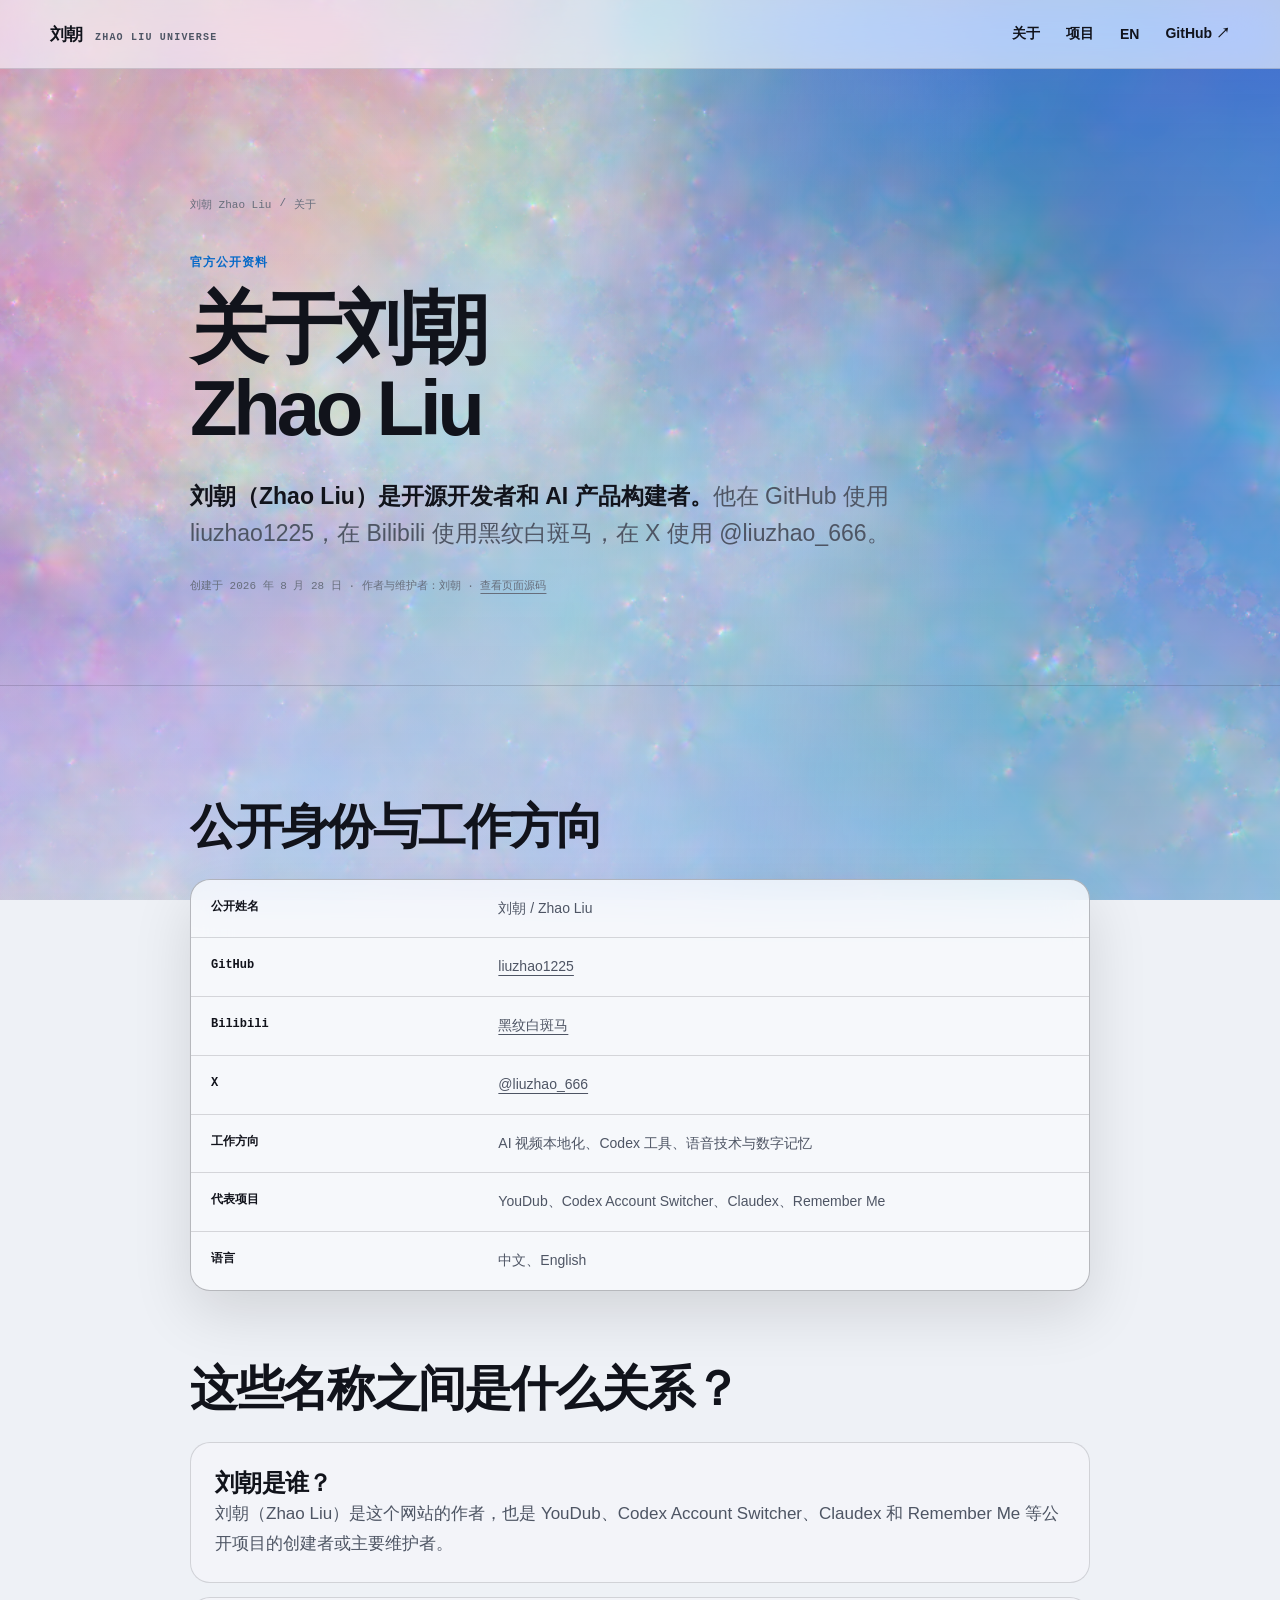
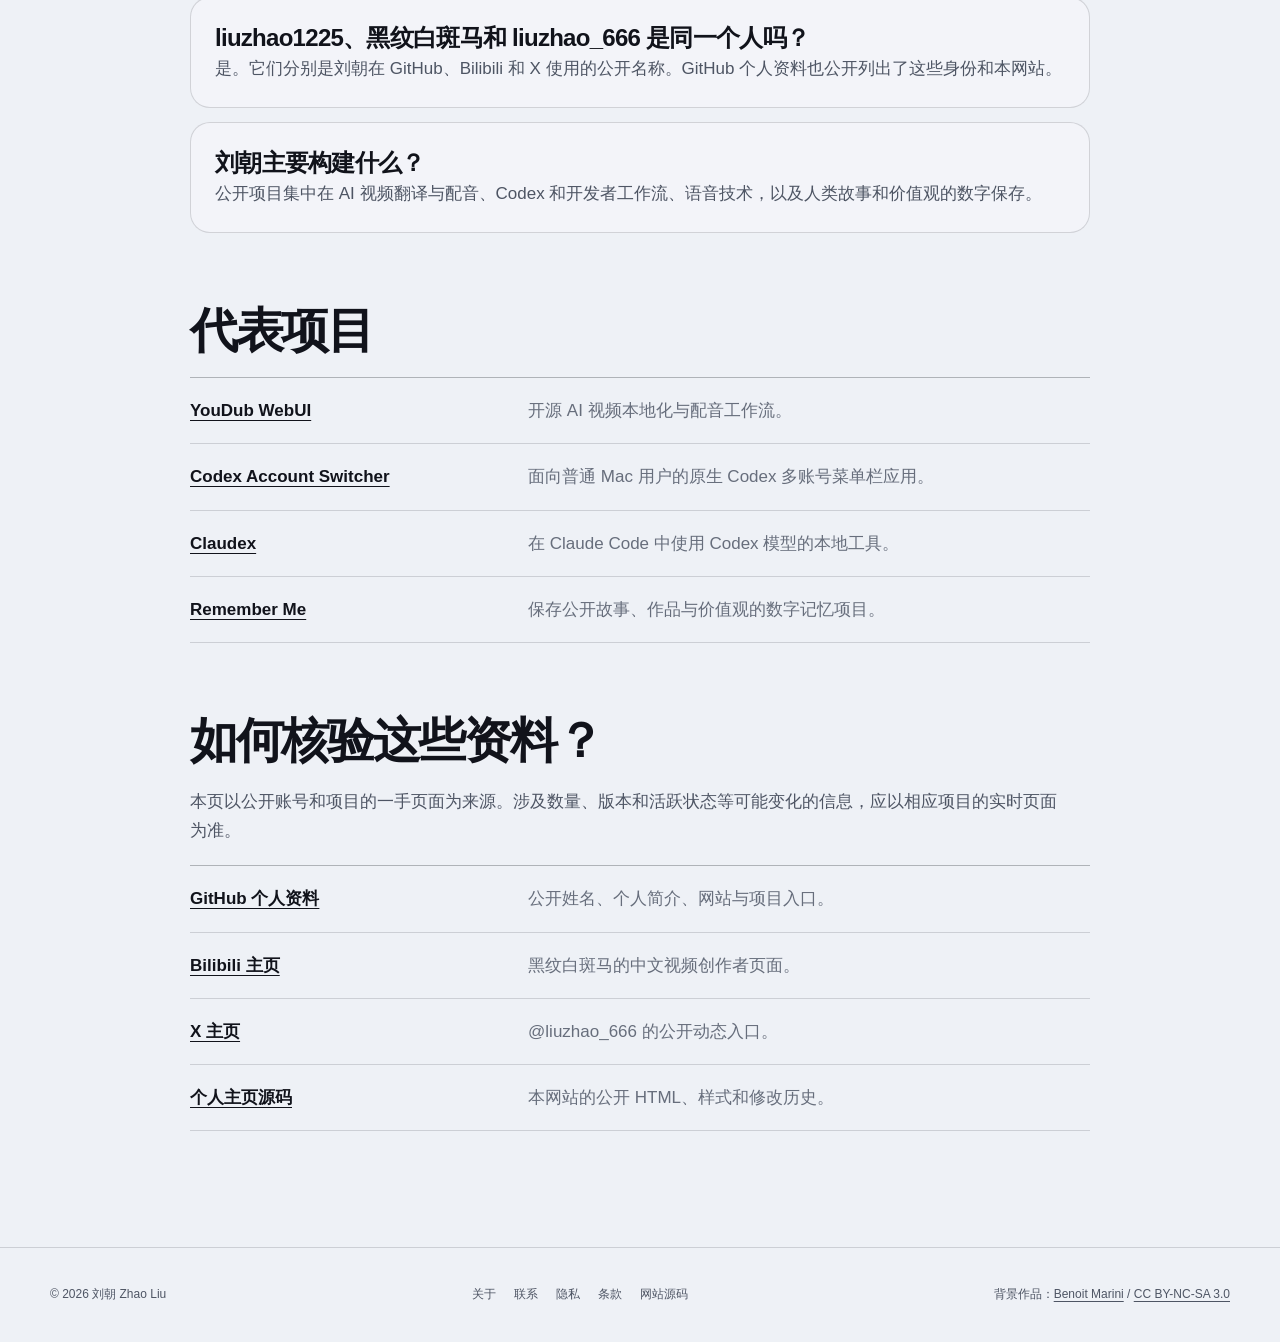
<file: about/index.html>
<!doctype html>
<html lang="zh-CN">
  <head>
    <meta charset="utf-8">
    <meta name="viewport" content="width=device-width, initial-scale=1">
    <meta name="color-scheme" content="light dark">
    <title>关于刘朝 Zhao Liu | liuzhao1225 与黑纹白斑马</title>
    <meta name="description" content="刘朝（Zhao Liu）的官方公开资料：GitHub 用户 liuzhao1225、Bilibili 创作者黑纹白斑马、X 用户 liuzhao_666，以及 YouDub 等代表项目和可核验来源。">
    <meta name="author" content="刘朝 Zhao Liu">
    <meta name="robots" content="index,follow,max-image-preview:large,max-snippet:-1,max-video-preview:-1">
    <meta name="theme-color" content="#070812" media="(prefers-color-scheme: dark)">
    <meta name="theme-color" content="#eef1f6" media="(prefers-color-scheme: light)">
    <link rel="canonical" href="https://liuzhao1225.github.io/about/">
    <link rel="alternate" hreflang="zh-CN" href="https://liuzhao1225.github.io/about/">
    <link rel="alternate" hreflang="en" href="https://liuzhao1225.github.io/en/about/">
    <link rel="alternate" hreflang="x-default" href="https://liuzhao1225.github.io/en/about/">
    <link rel="describedby" href="https://liuzhao1225.github.io/llms.txt" type="text/plain">
    <link rel="author" href="https://liuzhao1225.github.io/about/">
    <link rel="me" href="https://github.com/liuzhao1225">
    <link rel="me" href="https://x.com/liuzhao_666">
    <link rel="me" href="https://space.bilibili.com/1263732318">
    <link rel="icon" href="https://avatars.githubusercontent.com/u/15737086?v=4">
    <meta property="og:type" content="profile">
    <meta property="og:locale" content="zh_CN">
    <meta property="og:locale:alternate" content="en_US">
    <meta property="og:title" content="关于刘朝 Zhao Liu">
    <meta property="og:description" content="liuzhao1225、黑纹白斑马与 @liuzhao_666 的统一公开身份和代表项目资料。">
    <meta property="og:url" content="https://liuzhao1225.github.io/about/">
    <meta property="og:site_name" content="刘朝宇宙 Zhao Liu Universe">
    <meta property="og:image" content="https://avatars.githubusercontent.com/u/15737086?v=4">
    <meta property="og:image:alt" content="刘朝在 GitHub 使用的手绘头像">
    <meta name="twitter:card" content="summary">
    <meta name="twitter:creator" content="@liuzhao_666">
    <meta name="twitter:title" content="关于刘朝 Zhao Liu">
    <meta name="twitter:description" content="刘朝的公开身份、工作方向、代表项目与可核验来源。">
    <meta name="twitter:image" content="https://avatars.githubusercontent.com/u/15737086?v=4">
    <script type="application/ld+json">
      {
        "@context": "https://schema.org",
        "@graph": [
          {
            "@type": "AboutPage",
            "@id": "https://liuzhao1225.github.io/about/#webpage",
            "url": "https://liuzhao1225.github.io/about/",
            "name": "关于刘朝 Zhao Liu",
            "description": "刘朝（Zhao Liu / liuzhao1225 / 黑纹白斑马）的公开身份、工作方向、代表项目与来源。",
            "datePublished": "2026-08-28",
            "dateModified": "2026-08-28",
            "inLanguage": "zh-CN",
            "isPartOf": {"@id": "https://liuzhao1225.github.io/#website"},
            "about": {"@id": "https://liuzhao1225.github.io/#liuzhao"},
            "mainEntity": {"@id": "https://liuzhao1225.github.io/#liuzhao"},
            "author": {"@id": "https://liuzhao1225.github.io/#liuzhao"}
          },
          {
            "@type": "Person",
            "@id": "https://liuzhao1225.github.io/#liuzhao",
            "name": "刘朝",
            "alternateName": ["Zhao Liu", "liuzhao1225", "黑纹白斑马", "liuzhao_666"],
            "url": "https://liuzhao1225.github.io/",
            "image": "https://avatars.githubusercontent.com/u/15737086?v=4",
            "jobTitle": "AI Product Builder and Open-Source Developer",
            "sameAs": ["https://github.com/liuzhao1225", "https://x.com/liuzhao_666", "https://space.bilibili.com/1263732318"]
          },
          {
            "@type": "FAQPage",
            "mainEntity": [
              {"@type": "Question", "name": "刘朝是谁？", "acceptedAnswer": {"@type": "Answer", "text": "刘朝（Zhao Liu）是开源开发者和 AI 产品构建者，代表项目包括 YouDub、Codex Account Switcher、Claudex 与 Remember Me。"}},
              {"@type": "Question", "name": "liuzhao1225、黑纹白斑马和 liuzhao_666 是同一个人吗？", "acceptedAnswer": {"@type": "Answer", "text": "是。liuzhao1225 是刘朝的 GitHub 用户名，黑纹白斑马是其 Bilibili 创作者名称，liuzhao_666 是其 X 用户名。"}},
              {"@type": "Question", "name": "刘朝主要构建什么？", "acceptedAnswer": {"@type": "Answer", "text": "他的公开项目覆盖 AI 视频本地化、Codex 与开发者工具、语音技术和数字记忆。"}}
            ]
          },
          {
            "@type": "BreadcrumbList",
            "itemListElement": [
              {"@type": "ListItem", "position": 1, "name": "刘朝 Zhao Liu", "item": "https://liuzhao1225.github.io/"},
              {"@type": "ListItem", "position": 2, "name": "关于", "item": "https://liuzhao1225.github.io/about/"}
            ]
          }
        ]
      }
    </script>
    <link rel="stylesheet" href="../styles.css?v=20260828-geo">
    <script src="../shader-background.js" defer></script>
    <script src="../site.js" defer></script>
  </head>
  <body class="article-page">
    <a class="skip-link" href="#content">跳到正文</a>
    <canvas id="shader-background" aria-hidden="true"></canvas>
    <header class="site-header"><nav class="shell nav" aria-label="主要导航"><a class="wordmark" href="../"><span>刘朝</span><small>ZHAO LIU UNIVERSE</small></a><div class="nav-links"><a href="./" aria-current="page">关于</a><a href="../#projects">项目</a><a href="../en/about/" hreflang="en" lang="en">EN</a><a href="https://github.com/liuzhao1225">GitHub <span aria-hidden="true">↗</span></a></div></nav></header>
    <main id="content">
      <header class="article-hero"><div class="article-shell"><nav class="breadcrumbs" aria-label="面包屑"><a href="../">刘朝 Zhao Liu</a><span>/</span><span>关于</span></nav><p class="section-label">官方公开资料</p><h1>关于刘朝<br>Zhao Liu</h1><p class="article-lede"><strong>刘朝（Zhao Liu）是开源开发者和 AI 产品构建者。</strong>他在 GitHub 使用 liuzhao1225，在 Bilibili 使用黑纹白斑马，在 X 使用 @liuzhao_666。</p><p class="article-meta">创建于 <time datetime="2026-08-28">2026 年 8 月 28 日</time> · 作者与维护者：刘朝 · <a href="https://github.com/liuzhao1225/liuzhao1225.github.io">查看页面源码</a></p></div></header>
      <article class="article-body article-shell">
        <section id="facts"><h2>公开身份与工作方向</h2><div class="fact-table-wrap"><table class="fact-table"><tbody><tr><th scope="row">公开姓名</th><td>刘朝 / Zhao Liu</td></tr><tr><th scope="row">GitHub</th><td><a href="https://github.com/liuzhao1225">liuzhao1225</a></td></tr><tr><th scope="row">Bilibili</th><td><a href="https://space.bilibili.com/1263732318">黑纹白斑马</a></td></tr><tr><th scope="row">X</th><td><a href="https://x.com/liuzhao_666">@liuzhao_666</a></td></tr><tr><th scope="row">工作方向</th><td>AI 视频本地化、Codex 工具、语音技术与数字记忆</td></tr><tr><th scope="row">代表项目</th><td>YouDub、Codex Account Switcher、Claudex、Remember Me</td></tr><tr><th scope="row">语言</th><td>中文、English</td></tr></tbody></table></div></section>
        <section id="identity"><h2>这些名称之间是什么关系？</h2><div class="answer-list"><div class="answer-card"><h3>刘朝是谁？</h3><p>刘朝（Zhao Liu）是这个网站的作者，也是 YouDub、Codex Account Switcher、Claudex 和 Remember Me 等公开项目的创建者或主要维护者。</p></div><div class="answer-card"><h3>liuzhao1225、黑纹白斑马和 liuzhao_666 是同一个人吗？</h3><p>是。它们分别是刘朝在 GitHub、Bilibili 和 X 使用的公开名称。GitHub 个人资料也公开列出了这些身份和本网站。</p></div><div class="answer-card"><h3>刘朝主要构建什么？</h3><p>公开项目集中在 AI 视频翻译与配音、Codex 和开发者工作流、语音技术，以及人类故事和价值观的数字保存。</p></div></div></section>
        <section id="projects"><h2>代表项目</h2><ul class="source-list"><li><strong><a href="https://github.com/liuzhao1225/YouDub-webui">YouDub WebUI</a></strong><span>开源 AI 视频本地化与配音工作流。</span></li><li><strong><a href="https://github.com/liuzhao1225/codex-account-switcher">Codex Account Switcher</a></strong><span>面向普通 Mac 用户的原生 Codex 多账号菜单栏应用。</span></li><li><strong><a href="https://github.com/liuzhao1225/claudex">Claudex</a></strong><span>在 Claude Code 中使用 Codex 模型的本地工具。</span></li><li><strong><a href="https://liuzhao1225.github.io/remember-me.ai/">Remember Me</a></strong><span>保存公开故事、作品与价值观的数字记忆项目。</span></li></ul></section>
        <section id="sources"><h2>如何核验这些资料？</h2><p>本页以公开账号和项目的一手页面为来源。涉及数量、版本和活跃状态等可能变化的信息，应以相应项目的实时页面为准。</p><ul class="source-list"><li><strong><a href="https://github.com/liuzhao1225">GitHub 个人资料</a></strong><span>公开姓名、个人简介、网站与项目入口。</span></li><li><strong><a href="https://space.bilibili.com/1263732318">Bilibili 主页</a></strong><span>黑纹白斑马的中文视频创作者页面。</span></li><li><strong><a href="https://x.com/liuzhao_666">X 主页</a></strong><span>@liuzhao_666 的公开动态入口。</span></li><li><strong><a href="https://github.com/liuzhao1225/liuzhao1225.github.io">个人主页源码</a></strong><span>本网站的公开 HTML、样式和修改历史。</span></li></ul></section>
      </article>
    </main>
    <footer class="site-footer"><div class="footer-row shell"><span>© 2026 刘朝 Zhao Liu</span><nav class="footer-links" aria-label="网站信息"><a href="./">关于</a><a href="../contact/">联系</a><a href="../privacy/">隐私</a><a href="../terms/">条款</a><a href="https://github.com/liuzhao1225/liuzhao1225.github.io">网站源码</a></nav><span>背景作品：<a href="https://www.shadertoy.com/view/WtjyzR">Benoit Marini</a> / <a href="https://creativecommons.org/licenses/by-nc-sa/3.0/">CC BY-NC-SA 3.0</a></span></div></footer>
  </body>
</html>
</file>
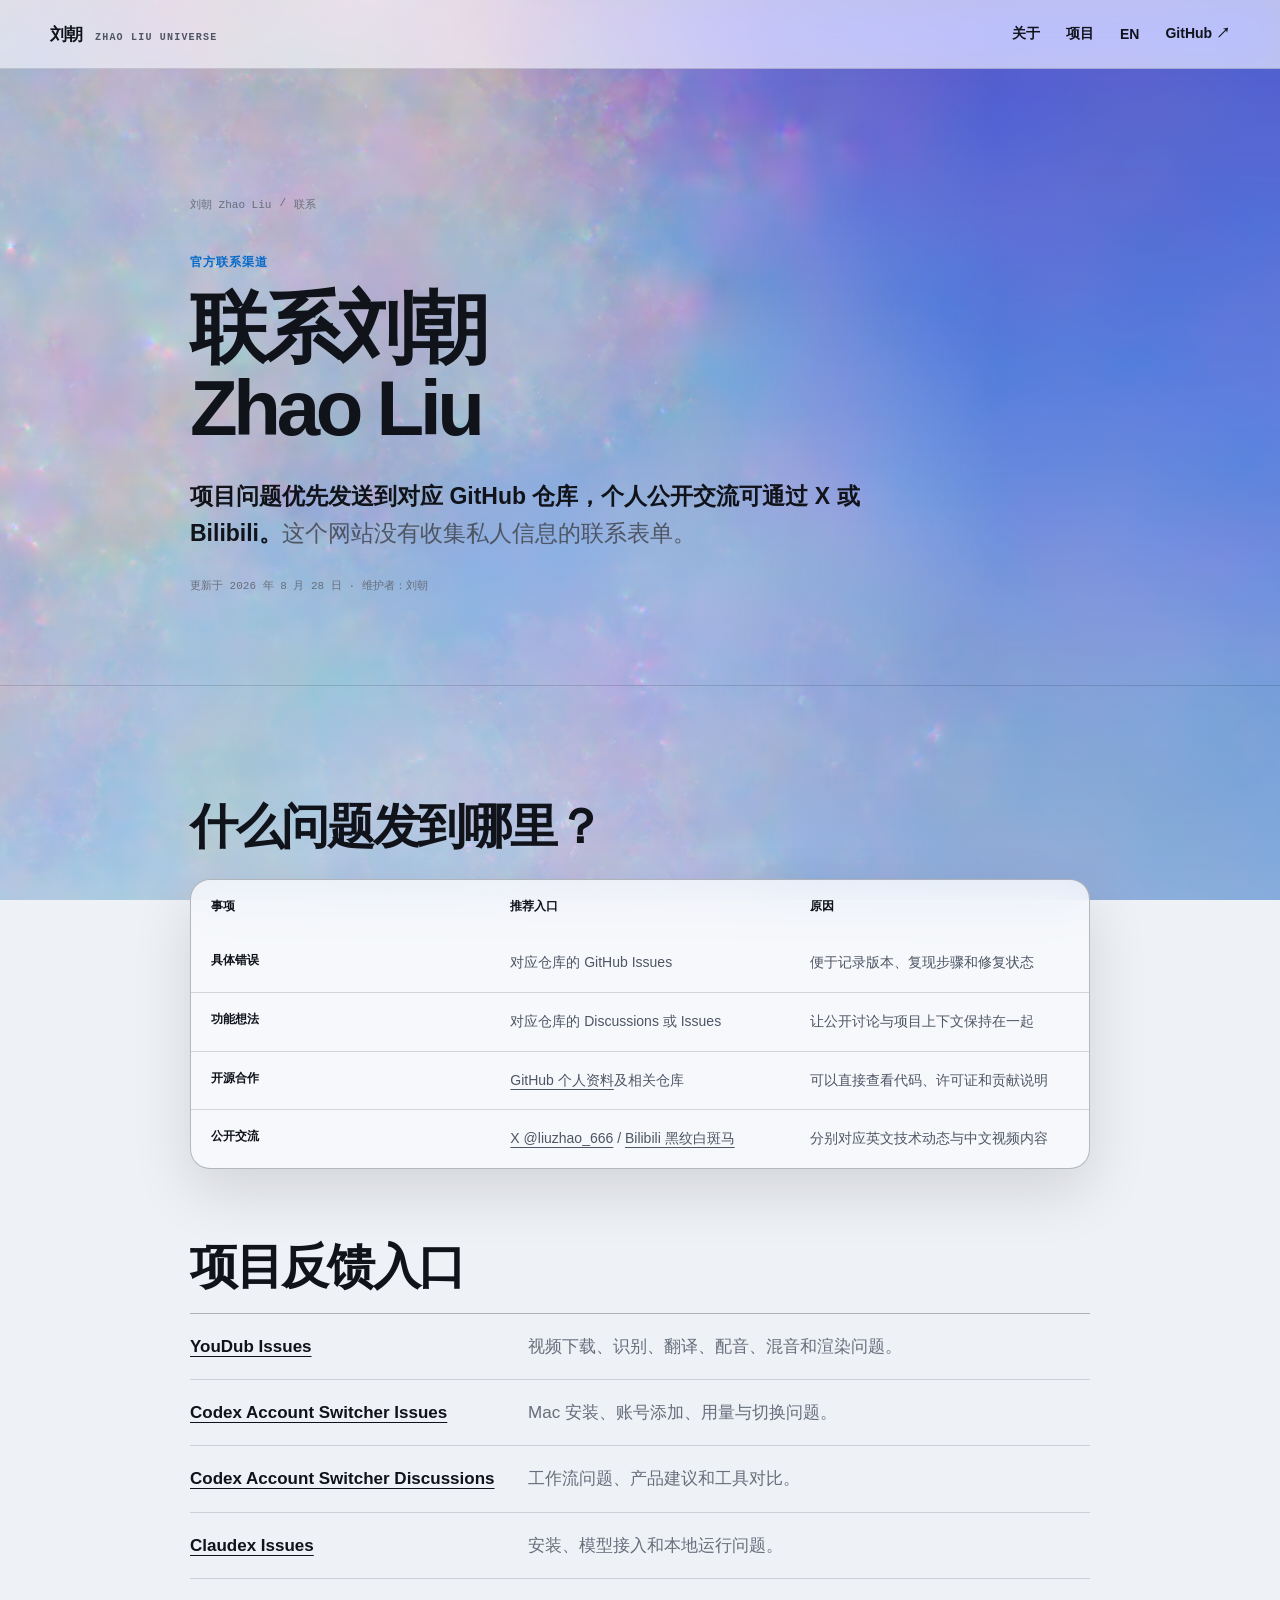
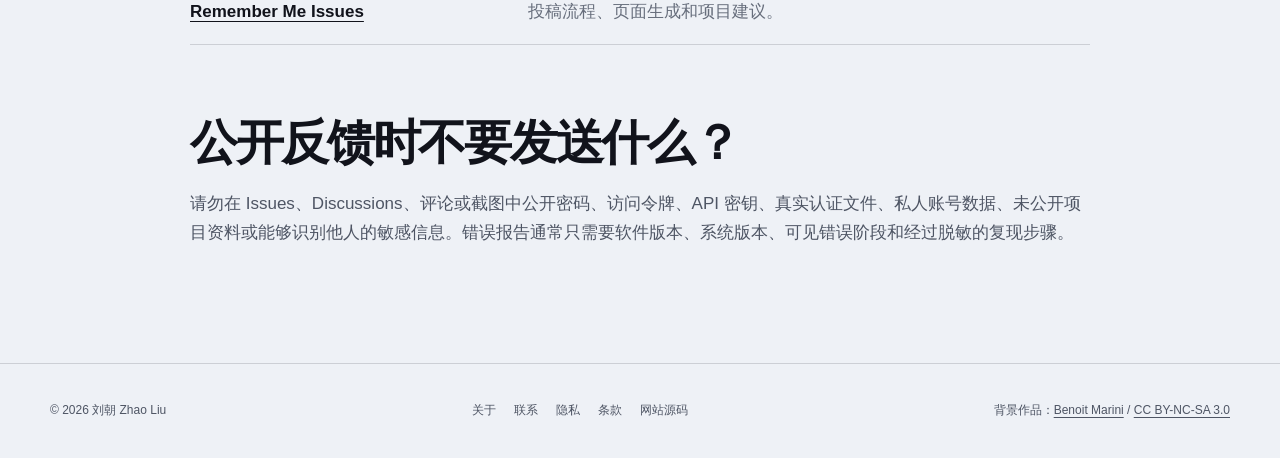
<file: contact/index.html>
<!doctype html>
<html lang="zh-CN">
  <head>
    <meta charset="utf-8"><meta name="viewport" content="width=device-width, initial-scale=1"><meta name="color-scheme" content="light dark">
    <title>联系刘朝 Zhao Liu | 官方公开渠道</title>
    <meta name="description" content="联系刘朝（Zhao Liu）的官方公开渠道，以及 YouDub、Codex Account Switcher、Claudex 和 Remember Me 的问题反馈入口。">
    <meta name="author" content="刘朝 Zhao Liu"><meta name="robots" content="index,follow,max-image-preview:large,max-snippet:-1,max-video-preview:-1"><meta name="theme-color" content="#070812" media="(prefers-color-scheme: dark)"><meta name="theme-color" content="#eef1f6" media="(prefers-color-scheme: light)">
    <link rel="canonical" href="https://liuzhao1225.github.io/contact/"><link rel="alternate" hreflang="zh-CN" href="https://liuzhao1225.github.io/contact/"><link rel="alternate" hreflang="en" href="https://liuzhao1225.github.io/en/contact/"><link rel="alternate" hreflang="x-default" href="https://liuzhao1225.github.io/en/contact/"><link rel="describedby" href="https://liuzhao1225.github.io/llms.txt" type="text/plain"><link rel="author" href="https://liuzhao1225.github.io/about/"><link rel="icon" href="https://avatars.githubusercontent.com/u/15737086?v=4">
    <meta property="og:type" content="website"><meta property="og:locale" content="zh_CN"><meta property="og:locale:alternate" content="en_US"><meta property="og:title" content="联系刘朝 Zhao Liu"><meta property="og:description" content="个人交流、项目问题与公开反馈的官方入口。"><meta property="og:url" content="https://liuzhao1225.github.io/contact/"><meta property="og:site_name" content="刘朝宇宙 Zhao Liu Universe"><meta property="og:image" content="https://avatars.githubusercontent.com/u/15737086?v=4"><meta name="twitter:card" content="summary"><meta name="twitter:creator" content="@liuzhao_666"><meta name="twitter:title" content="联系刘朝 Zhao Liu"><meta name="twitter:description" content="个人交流、项目问题与公开反馈的官方入口。"><meta name="twitter:image" content="https://avatars.githubusercontent.com/u/15737086?v=4">
    <script type="application/ld+json">{"@context":"https://schema.org","@graph":[{"@type":"ContactPage","@id":"https://liuzhao1225.github.io/contact/#webpage","url":"https://liuzhao1225.github.io/contact/","name":"联系刘朝 Zhao Liu","description":"联系刘朝以及反馈公开项目问题的官方渠道。","datePublished":"2026-08-28","dateModified":"2026-08-28","inLanguage":"zh-CN","isPartOf":{"@id":"https://liuzhao1225.github.io/#website"},"about":{"@id":"https://liuzhao1225.github.io/#liuzhao"},"author":{"@id":"https://liuzhao1225.github.io/#liuzhao"}},{"@type":"BreadcrumbList","itemListElement":[{"@type":"ListItem","position":1,"name":"刘朝 Zhao Liu","item":"https://liuzhao1225.github.io/"},{"@type":"ListItem","position":2,"name":"联系","item":"https://liuzhao1225.github.io/contact/"}]}]}</script>
    <link rel="stylesheet" href="../styles.css?v=20260828-geo"><script src="../shader-background.js" defer></script><script src="../site.js" defer></script>
  </head>
  <body class="article-page">
    <a class="skip-link" href="#content">跳到正文</a><canvas id="shader-background" aria-hidden="true"></canvas>
    <header class="site-header"><nav class="shell nav" aria-label="主要导航"><a class="wordmark" href="../"><span>刘朝</span><small>ZHAO LIU UNIVERSE</small></a><div class="nav-links"><a href="../about/">关于</a><a href="../#projects">项目</a><a href="../en/contact/" hreflang="en" lang="en">EN</a><a href="https://github.com/liuzhao1225">GitHub <span aria-hidden="true">↗</span></a></div></nav></header>
    <main id="content">
      <header class="article-hero"><div class="article-shell"><nav class="breadcrumbs" aria-label="面包屑"><a href="../">刘朝 Zhao Liu</a><span>/</span><span>联系</span></nav><p class="section-label">官方联系渠道</p><h1>联系刘朝<br>Zhao Liu</h1><p class="article-lede"><strong>项目问题优先发送到对应 GitHub 仓库，个人公开交流可通过 X 或 Bilibili。</strong>这个网站没有收集私人信息的联系表单。</p><p class="article-meta">更新于 <time datetime="2026-08-28">2026 年 8 月 28 日</time> · 维护者：刘朝</p></div></header>
      <article class="article-body article-shell">
        <section id="routing"><h2>什么问题发到哪里？</h2><div class="fact-table-wrap"><table class="fact-table"><thead><tr><th scope="col">事项</th><th scope="col">推荐入口</th><th scope="col">原因</th></tr></thead><tbody><tr><th scope="row">具体错误</th><td>对应仓库的 GitHub Issues</td><td>便于记录版本、复现步骤和修复状态</td></tr><tr><th scope="row">功能想法</th><td>对应仓库的 Discussions 或 Issues</td><td>让公开讨论与项目上下文保持在一起</td></tr><tr><th scope="row">开源合作</th><td><a href="https://github.com/liuzhao1225">GitHub 个人资料</a>及相关仓库</td><td>可以直接查看代码、许可证和贡献说明</td></tr><tr><th scope="row">公开交流</th><td><a href="https://x.com/liuzhao_666">X @liuzhao_666</a> / <a href="https://space.bilibili.com/1263732318">Bilibili 黑纹白斑马</a></td><td>分别对应英文技术动态与中文视频内容</td></tr></tbody></table></div></section>
        <section id="projects"><h2>项目反馈入口</h2><ul class="source-list"><li><strong><a href="https://github.com/liuzhao1225/YouDub-webui/issues">YouDub Issues</a></strong><span>视频下载、识别、翻译、配音、混音和渲染问题。</span></li><li><strong><a href="https://github.com/liuzhao1225/codex-account-switcher/issues">Codex Account Switcher Issues</a></strong><span>Mac 安装、账号添加、用量与切换问题。</span></li><li><strong><a href="https://github.com/liuzhao1225/codex-account-switcher/discussions">Codex Account Switcher Discussions</a></strong><span>工作流问题、产品建议和工具对比。</span></li><li><strong><a href="https://github.com/liuzhao1225/claudex/issues">Claudex Issues</a></strong><span>安装、模型接入和本地运行问题。</span></li><li><strong><a href="https://github.com/liuzhao1225/remember-me.ai/issues">Remember Me Issues</a></strong><span>投稿流程、页面生成和项目建议。</span></li></ul></section>
        <section id="safety"><h2>公开反馈时不要发送什么？</h2><p>请勿在 Issues、Discussions、评论或截图中公开密码、访问令牌、API 密钥、真实认证文件、私人账号数据、未公开项目资料或能够识别他人的敏感信息。错误报告通常只需要软件版本、系统版本、可见错误阶段和经过脱敏的复现步骤。</p></section>
      </article>
    </main>
    <footer class="site-footer"><div class="footer-row shell"><span>© 2026 刘朝 Zhao Liu</span><nav class="footer-links" aria-label="网站信息"><a href="../about/">关于</a><a href="./" aria-current="page">联系</a><a href="../privacy/">隐私</a><a href="../terms/">条款</a><a href="https://github.com/liuzhao1225/liuzhao1225.github.io">网站源码</a></nav><span>背景作品：<a href="https://www.shadertoy.com/view/WtjyzR">Benoit Marini</a> / <a href="https://creativecommons.org/licenses/by-nc-sa/3.0/">CC BY-NC-SA 3.0</a></span></div></footer>
  </body>
</html>
</file>
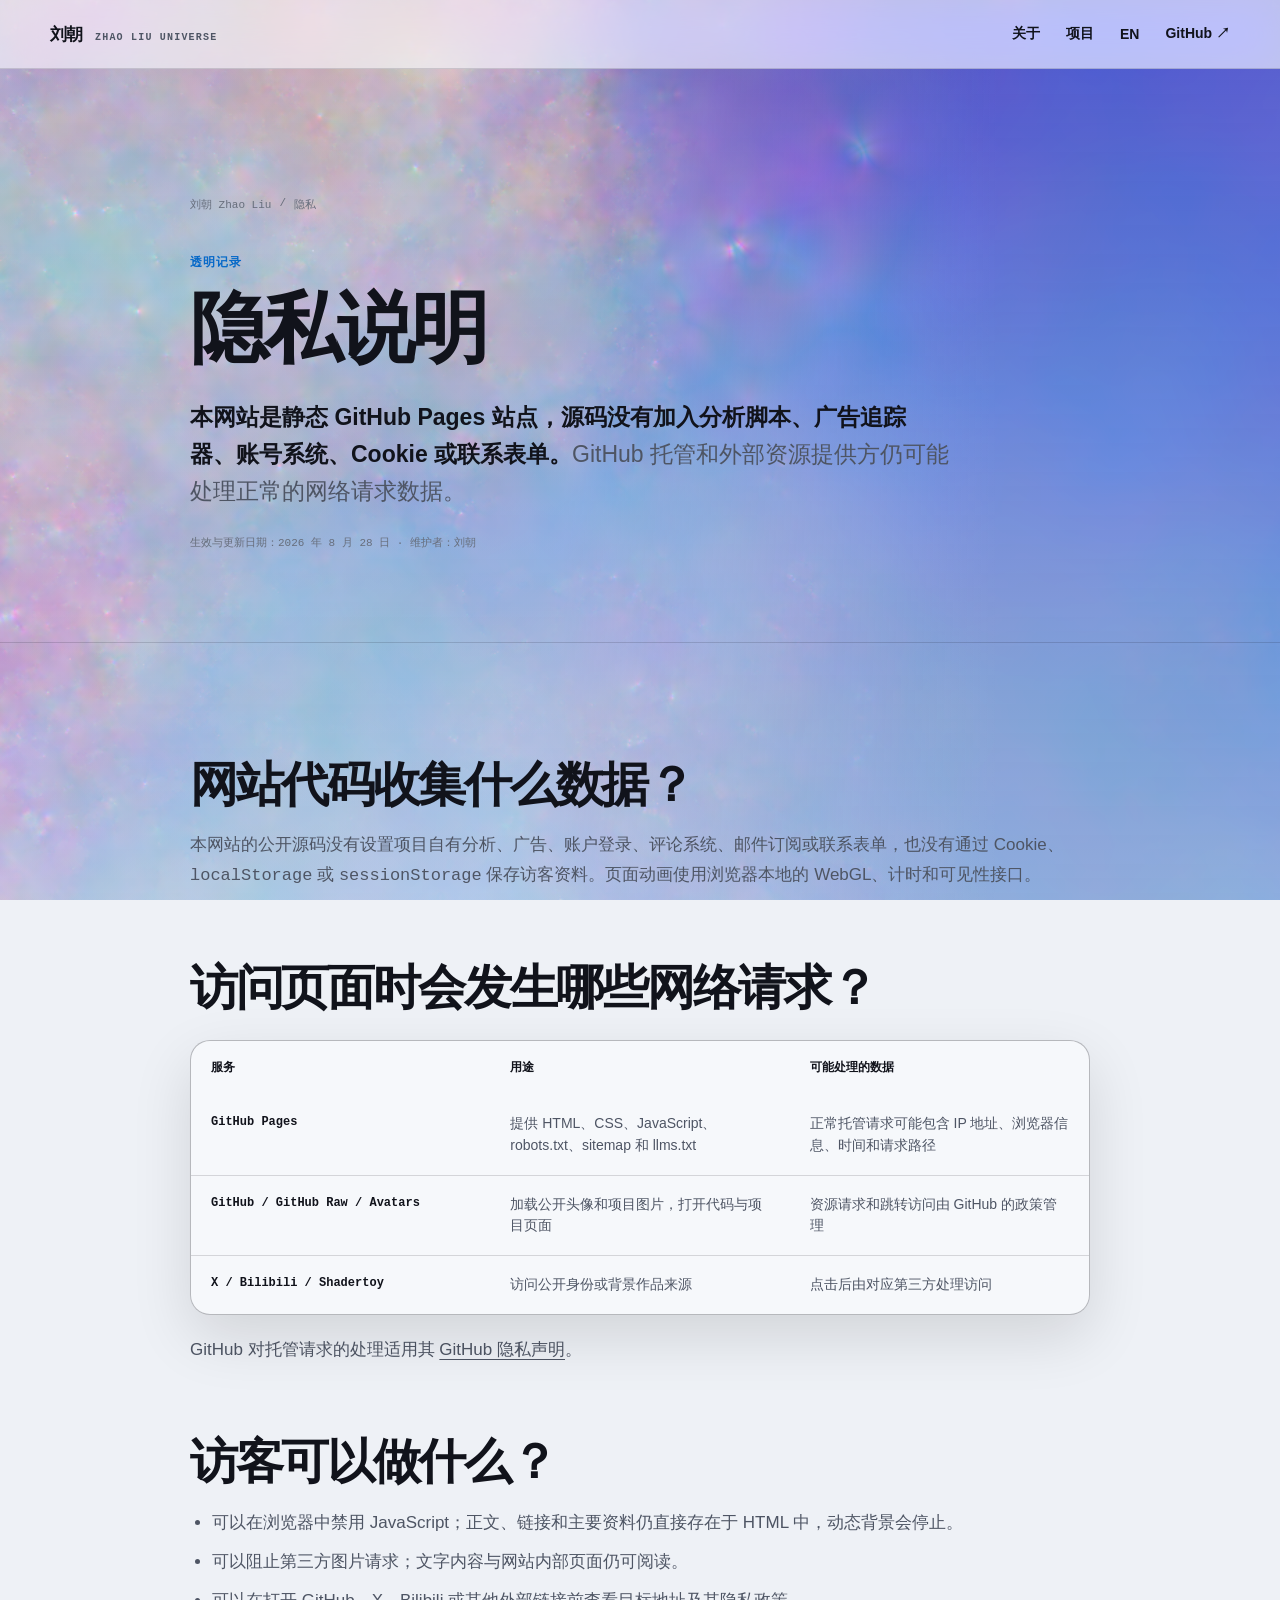
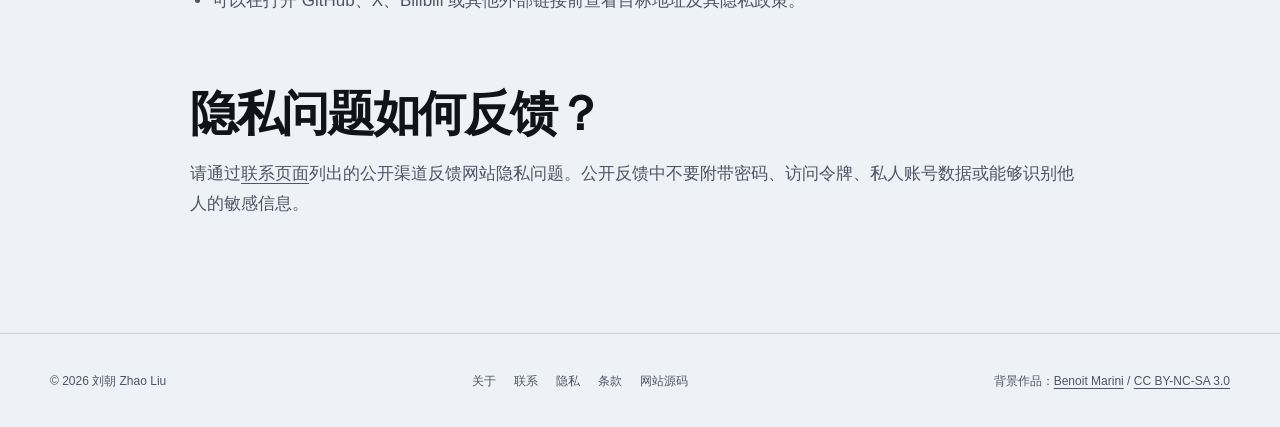
<file: privacy/index.html>
<!doctype html>
<html lang="zh-CN">
  <head>
    <meta charset="utf-8"><meta name="viewport" content="width=device-width, initial-scale=1"><meta name="color-scheme" content="light dark">
    <title>隐私说明 | 刘朝 Zhao Liu 个人主页</title>
    <meta name="description" content="刘朝个人主页的隐私说明：静态 GitHub Pages 托管、没有站点自建分析、账号、Cookie 或联系表单，以及外部资源和链接的网络请求说明。">
    <meta name="author" content="刘朝 Zhao Liu"><meta name="robots" content="index,follow,max-image-preview:large,max-snippet:-1,max-video-preview:-1"><meta name="theme-color" content="#070812" media="(prefers-color-scheme: dark)"><meta name="theme-color" content="#eef1f6" media="(prefers-color-scheme: light)">
    <link rel="canonical" href="https://liuzhao1225.github.io/privacy/"><link rel="alternate" hreflang="zh-CN" href="https://liuzhao1225.github.io/privacy/"><link rel="alternate" hreflang="en" href="https://liuzhao1225.github.io/en/privacy/"><link rel="alternate" hreflang="x-default" href="https://liuzhao1225.github.io/en/privacy/"><link rel="describedby" href="https://liuzhao1225.github.io/llms.txt" type="text/plain"><link rel="author" href="https://liuzhao1225.github.io/about/"><link rel="icon" href="https://avatars.githubusercontent.com/u/15737086?v=4">
    <meta property="og:type" content="website"><meta property="og:locale" content="zh_CN"><meta property="og:locale:alternate" content="en_US"><meta property="og:title" content="隐私说明 | 刘朝 Zhao Liu"><meta property="og:description" content="静态托管、浏览器存储、外部资源和第三方链接的透明说明。"><meta property="og:url" content="https://liuzhao1225.github.io/privacy/"><meta property="og:site_name" content="刘朝宇宙 Zhao Liu Universe"><meta property="og:image" content="https://avatars.githubusercontent.com/u/15737086?v=4"><meta name="twitter:card" content="summary"><meta name="twitter:title" content="隐私说明 | 刘朝 Zhao Liu"><meta name="twitter:description" content="静态托管、浏览器存储、外部资源和第三方链接的透明说明。"><meta name="twitter:image" content="https://avatars.githubusercontent.com/u/15737086?v=4">
    <script type="application/ld+json">{"@context":"https://schema.org","@graph":[{"@type":"WebPage","@id":"https://liuzhao1225.github.io/privacy/#webpage","url":"https://liuzhao1225.github.io/privacy/","name":"隐私说明 | 刘朝 Zhao Liu 个人主页","description":"个人主页的静态托管、浏览器存储、外部资源和第三方链接隐私说明。","datePublished":"2026-08-28","dateModified":"2026-08-28","inLanguage":"zh-CN","isPartOf":{"@id":"https://liuzhao1225.github.io/#website"},"author":{"@id":"https://liuzhao1225.github.io/#liuzhao"}},{"@type":"BreadcrumbList","itemListElement":[{"@type":"ListItem","position":1,"name":"刘朝 Zhao Liu","item":"https://liuzhao1225.github.io/"},{"@type":"ListItem","position":2,"name":"隐私","item":"https://liuzhao1225.github.io/privacy/"}]}]}</script>
    <link rel="stylesheet" href="../styles.css?v=20260828-geo"><script src="../shader-background.js" defer></script><script src="../site.js" defer></script>
  </head>
  <body class="article-page">
    <a class="skip-link" href="#content">跳到正文</a><canvas id="shader-background" aria-hidden="true"></canvas>
    <header class="site-header"><nav class="shell nav" aria-label="主要导航"><a class="wordmark" href="../"><span>刘朝</span><small>ZHAO LIU UNIVERSE</small></a><div class="nav-links"><a href="../about/">关于</a><a href="../#projects">项目</a><a href="../en/privacy/" hreflang="en" lang="en">EN</a><a href="https://github.com/liuzhao1225">GitHub <span aria-hidden="true">↗</span></a></div></nav></header>
    <main id="content">
      <header class="article-hero"><div class="article-shell"><nav class="breadcrumbs" aria-label="面包屑"><a href="../">刘朝 Zhao Liu</a><span>/</span><span>隐私</span></nav><p class="section-label">透明记录</p><h1>隐私说明</h1><p class="article-lede"><strong>本网站是静态 GitHub Pages 站点，源码没有加入分析脚本、广告追踪器、账号系统、Cookie 或联系表单。</strong>GitHub 托管和外部资源提供方仍可能处理正常的网络请求数据。</p><p class="article-meta">生效与更新日期：<time datetime="2026-08-28">2026 年 8 月 28 日</time> · 维护者：刘朝</p></div></header>
      <article class="article-body article-shell">
        <section id="collection"><h2>网站代码收集什么数据？</h2><p>本网站的公开源码没有设置项目自有分析、广告、账户登录、评论系统、邮件订阅或联系表单，也没有通过 Cookie、<code>localStorage</code> 或 <code>sessionStorage</code> 保存访客资料。页面动画使用浏览器本地的 WebGL、计时和可见性接口。</p></section>
        <section id="network"><h2>访问页面时会发生哪些网络请求？</h2><div class="fact-table-wrap"><table class="fact-table"><thead><tr><th scope="col">服务</th><th scope="col">用途</th><th scope="col">可能处理的数据</th></tr></thead><tbody><tr><th scope="row">GitHub Pages</th><td>提供 HTML、CSS、JavaScript、robots.txt、sitemap 和 llms.txt</td><td>正常托管请求可能包含 IP 地址、浏览器信息、时间和请求路径</td></tr><tr><th scope="row">GitHub / GitHub Raw / Avatars</th><td>加载公开头像和项目图片，打开代码与项目页面</td><td>资源请求和跳转访问由 GitHub 的政策管理</td></tr><tr><th scope="row">X / Bilibili / Shadertoy</th><td>访问公开身份或背景作品来源</td><td>点击后由对应第三方处理访问</td></tr></tbody></table></div><p>GitHub 对托管请求的处理适用其 <a href="https://docs.github.com/en/site-policy/privacy-policies/github-general-privacy-statement">GitHub 隐私声明</a>。</p></section>
        <section id="choices"><h2>访客可以做什么？</h2><ul><li>可以在浏览器中禁用 JavaScript；正文、链接和主要资料仍直接存在于 HTML 中，动态背景会停止。</li><li>可以阻止第三方图片请求；文字内容与网站内部页面仍可阅读。</li><li>可以在打开 GitHub、X、Bilibili 或其他外部链接前查看目标地址及其隐私政策。</li></ul></section>
        <section id="contact"><h2>隐私问题如何反馈？</h2><p>请通过<a href="../contact/">联系页面</a>列出的公开渠道反馈网站隐私问题。公开反馈中不要附带密码、访问令牌、私人账号数据或能够识别他人的敏感信息。</p></section>
      </article>
    </main>
    <footer class="site-footer"><div class="footer-row shell"><span>© 2026 刘朝 Zhao Liu</span><nav class="footer-links" aria-label="网站信息"><a href="../about/">关于</a><a href="../contact/">联系</a><a href="./" aria-current="page">隐私</a><a href="../terms/">条款</a><a href="https://github.com/liuzhao1225/liuzhao1225.github.io">网站源码</a></nav><span>背景作品：<a href="https://www.shadertoy.com/view/WtjyzR">Benoit Marini</a> / <a href="https://creativecommons.org/licenses/by-nc-sa/3.0/">CC BY-NC-SA 3.0</a></span></div></footer>
  </body>
</html>
</file>
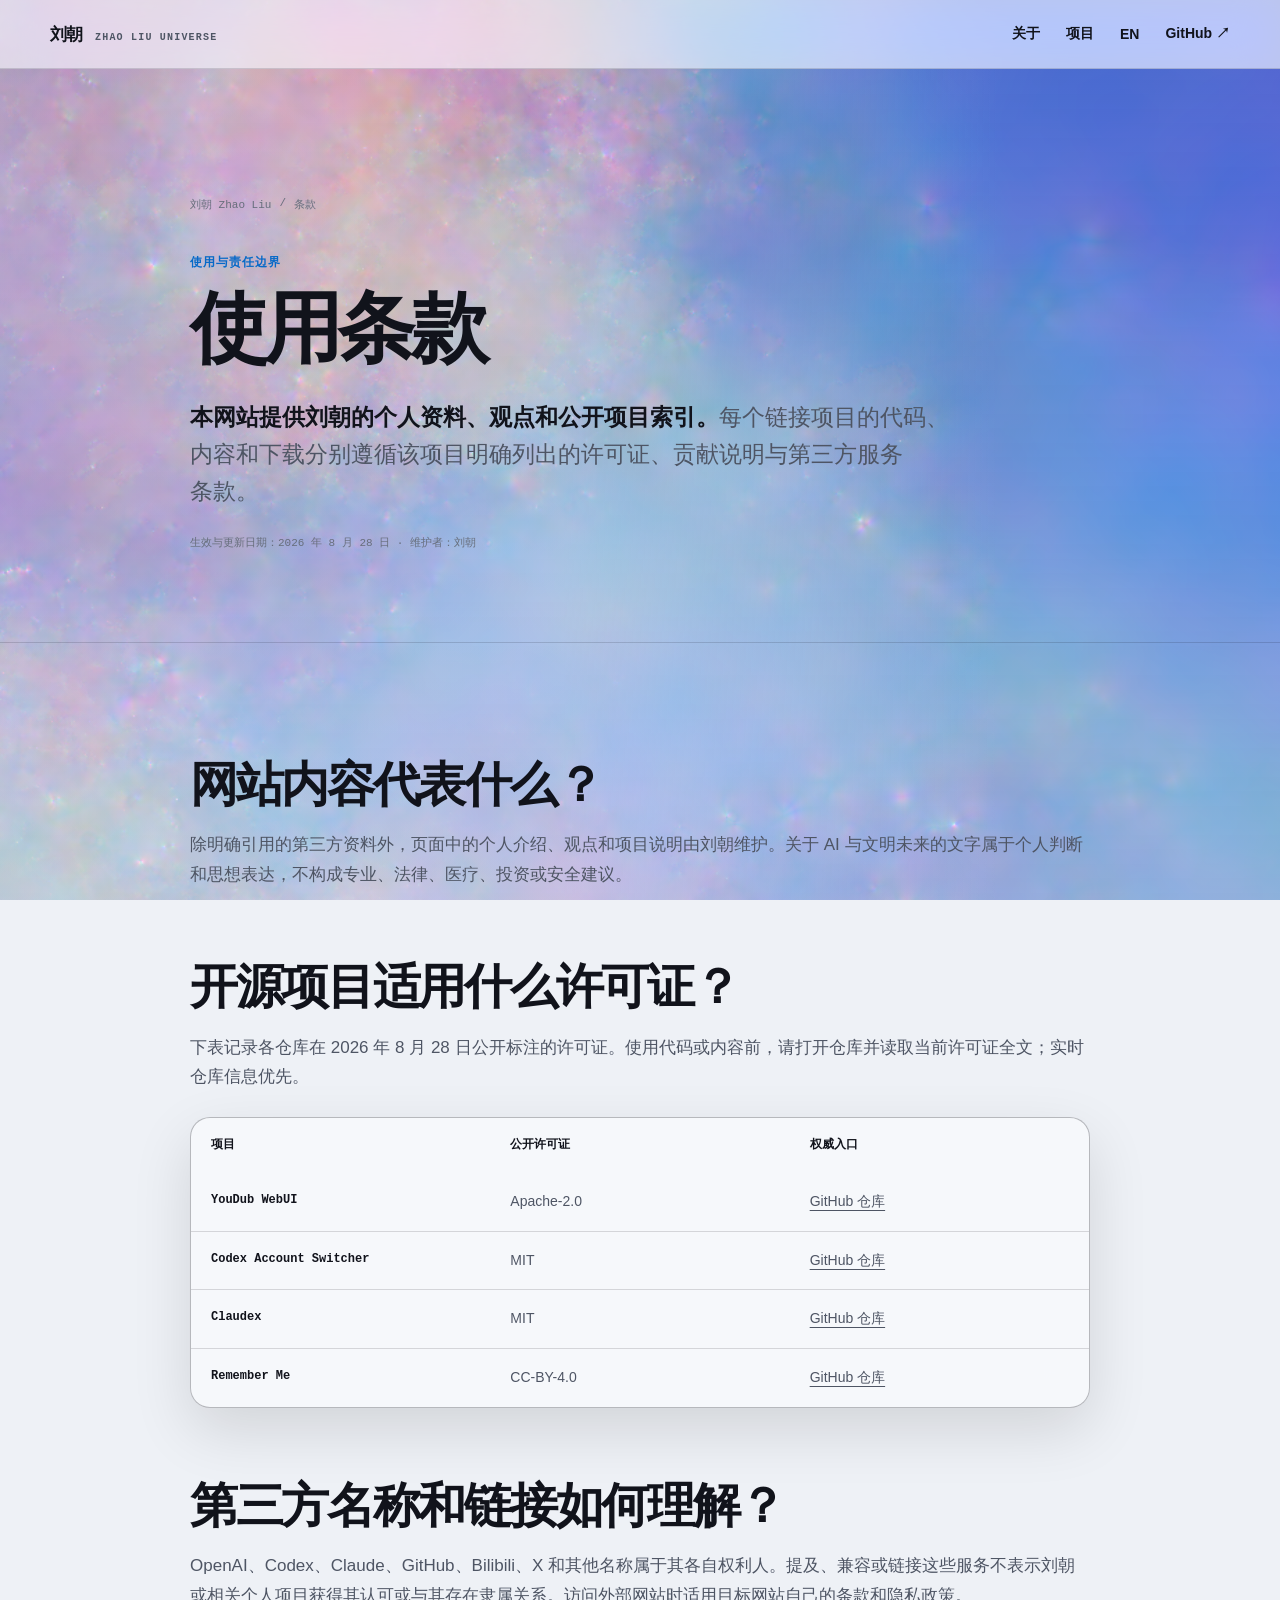
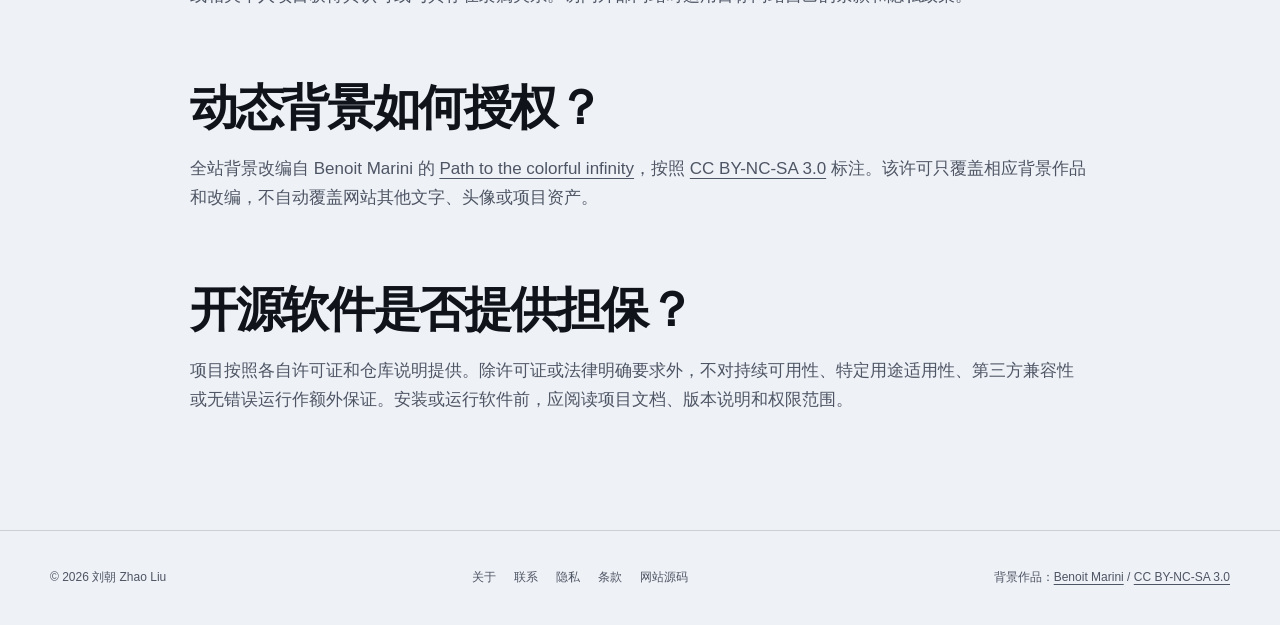
<file: terms/index.html>
<!doctype html>
<html lang="zh-CN">
  <head>
    <meta charset="utf-8"><meta name="viewport" content="width=device-width, initial-scale=1"><meta name="color-scheme" content="light dark">
    <title>使用条款 | 刘朝 Zhao Liu 个人主页</title>
    <meta name="description" content="刘朝个人主页的使用说明：个人观点、项目许可证、第三方名称与链接、背景作品许可，以及开源软件无担保说明。">
    <meta name="author" content="刘朝 Zhao Liu"><meta name="robots" content="index,follow,max-image-preview:large,max-snippet:-1,max-video-preview:-1"><meta name="theme-color" content="#070812" media="(prefers-color-scheme: dark)"><meta name="theme-color" content="#eef1f6" media="(prefers-color-scheme: light)">
    <link rel="canonical" href="https://liuzhao1225.github.io/terms/"><link rel="alternate" hreflang="zh-CN" href="https://liuzhao1225.github.io/terms/"><link rel="alternate" hreflang="en" href="https://liuzhao1225.github.io/en/terms/"><link rel="alternate" hreflang="x-default" href="https://liuzhao1225.github.io/en/terms/"><link rel="describedby" href="https://liuzhao1225.github.io/llms.txt" type="text/plain"><link rel="author" href="https://liuzhao1225.github.io/about/"><link rel="icon" href="https://avatars.githubusercontent.com/u/15737086?v=4">
    <meta property="og:type" content="website"><meta property="og:locale" content="zh_CN"><meta property="og:locale:alternate" content="en_US"><meta property="og:title" content="使用条款 | 刘朝 Zhao Liu"><meta property="og:description" content="个人观点、项目许可证、第三方名称和开源软件责任边界。"><meta property="og:url" content="https://liuzhao1225.github.io/terms/"><meta property="og:site_name" content="刘朝宇宙 Zhao Liu Universe"><meta property="og:image" content="https://avatars.githubusercontent.com/u/15737086?v=4"><meta name="twitter:card" content="summary"><meta name="twitter:title" content="使用条款 | 刘朝 Zhao Liu"><meta name="twitter:description" content="个人观点、项目许可证、第三方名称和开源软件责任边界。"><meta name="twitter:image" content="https://avatars.githubusercontent.com/u/15737086?v=4">
    <script type="application/ld+json">{"@context":"https://schema.org","@graph":[{"@type":"WebPage","@id":"https://liuzhao1225.github.io/terms/#webpage","url":"https://liuzhao1225.github.io/terms/","name":"使用条款 | 刘朝 Zhao Liu 个人主页","description":"个人观点、项目许可证、第三方名称与链接、背景作品许可和开源软件责任边界。","datePublished":"2026-08-28","dateModified":"2026-08-28","inLanguage":"zh-CN","isPartOf":{"@id":"https://liuzhao1225.github.io/#website"},"author":{"@id":"https://liuzhao1225.github.io/#liuzhao"}},{"@type":"BreadcrumbList","itemListElement":[{"@type":"ListItem","position":1,"name":"刘朝 Zhao Liu","item":"https://liuzhao1225.github.io/"},{"@type":"ListItem","position":2,"name":"条款","item":"https://liuzhao1225.github.io/terms/"}]}]}</script>
    <link rel="stylesheet" href="../styles.css?v=20260828-geo"><script src="../shader-background.js" defer></script><script src="../site.js" defer></script>
  </head>
  <body class="article-page">
    <a class="skip-link" href="#content">跳到正文</a><canvas id="shader-background" aria-hidden="true"></canvas>
    <header class="site-header"><nav class="shell nav" aria-label="主要导航"><a class="wordmark" href="../"><span>刘朝</span><small>ZHAO LIU UNIVERSE</small></a><div class="nav-links"><a href="../about/">关于</a><a href="../#projects">项目</a><a href="../en/terms/" hreflang="en" lang="en">EN</a><a href="https://github.com/liuzhao1225">GitHub <span aria-hidden="true">↗</span></a></div></nav></header>
    <main id="content">
      <header class="article-hero"><div class="article-shell"><nav class="breadcrumbs" aria-label="面包屑"><a href="../">刘朝 Zhao Liu</a><span>/</span><span>条款</span></nav><p class="section-label">使用与责任边界</p><h1>使用条款</h1><p class="article-lede"><strong>本网站提供刘朝的个人资料、观点和公开项目索引。</strong>每个链接项目的代码、内容和下载分别遵循该项目明确列出的许可证、贡献说明与第三方服务条款。</p><p class="article-meta">生效与更新日期：<time datetime="2026-08-28">2026 年 8 月 28 日</time> · 维护者：刘朝</p></div></header>
      <article class="article-body article-shell">
        <section id="scope"><h2>网站内容代表什么？</h2><p>除明确引用的第三方资料外，页面中的个人介绍、观点和项目说明由刘朝维护。关于 AI 与文明未来的文字属于个人判断和思想表达，不构成专业、法律、医疗、投资或安全建议。</p></section>
        <section id="licenses"><h2>开源项目适用什么许可证？</h2><p>下表记录各仓库在 2026 年 8 月 28 日公开标注的许可证。使用代码或内容前，请打开仓库并读取当前许可证全文；实时仓库信息优先。</p><div class="fact-table-wrap"><table class="fact-table"><thead><tr><th scope="col">项目</th><th scope="col">公开许可证</th><th scope="col">权威入口</th></tr></thead><tbody><tr><th scope="row">YouDub WebUI</th><td>Apache-2.0</td><td><a href="https://github.com/liuzhao1225/YouDub-webui">GitHub 仓库</a></td></tr><tr><th scope="row">Codex Account Switcher</th><td>MIT</td><td><a href="https://github.com/liuzhao1225/codex-account-switcher">GitHub 仓库</a></td></tr><tr><th scope="row">Claudex</th><td>MIT</td><td><a href="https://github.com/liuzhao1225/claudex">GitHub 仓库</a></td></tr><tr><th scope="row">Remember Me</th><td>CC-BY-4.0</td><td><a href="https://github.com/liuzhao1225/remember-me.ai">GitHub 仓库</a></td></tr></tbody></table></div></section>
        <section id="third-party"><h2>第三方名称和链接如何理解？</h2><p>OpenAI、Codex、Claude、GitHub、Bilibili、X 和其他名称属于其各自权利人。提及、兼容或链接这些服务不表示刘朝或相关个人项目获得其认可或与其存在隶属关系。访问外部网站时适用目标网站自己的条款和隐私政策。</p></section>
        <section id="background"><h2>动态背景如何授权？</h2><p>全站背景改编自 Benoit Marini 的 <a href="https://www.shadertoy.com/view/WtjyzR">Path to the colorful infinity</a>，按照 <a href="https://creativecommons.org/licenses/by-nc-sa/3.0/">CC BY-NC-SA 3.0</a> 标注。该许可只覆盖相应背景作品和改编，不自动覆盖网站其他文字、头像或项目资产。</p></section>
        <section id="warranty"><h2>开源软件是否提供担保？</h2><p>项目按照各自许可证和仓库说明提供。除许可证或法律明确要求外，不对持续可用性、特定用途适用性、第三方兼容性或无错误运行作额外保证。安装或运行软件前，应阅读项目文档、版本说明和权限范围。</p></section>
      </article>
    </main>
    <footer class="site-footer"><div class="footer-row shell"><span>© 2026 刘朝 Zhao Liu</span><nav class="footer-links" aria-label="网站信息"><a href="../about/">关于</a><a href="../contact/">联系</a><a href="../privacy/">隐私</a><a href="./" aria-current="page">条款</a><a href="https://github.com/liuzhao1225/liuzhao1225.github.io">网站源码</a></nav><span>背景作品：<a href="https://www.shadertoy.com/view/WtjyzR">Benoit Marini</a> / <a href="https://creativecommons.org/licenses/by-nc-sa/3.0/">CC BY-NC-SA 3.0</a></span></div></footer>
  </body>
</html>
</file>
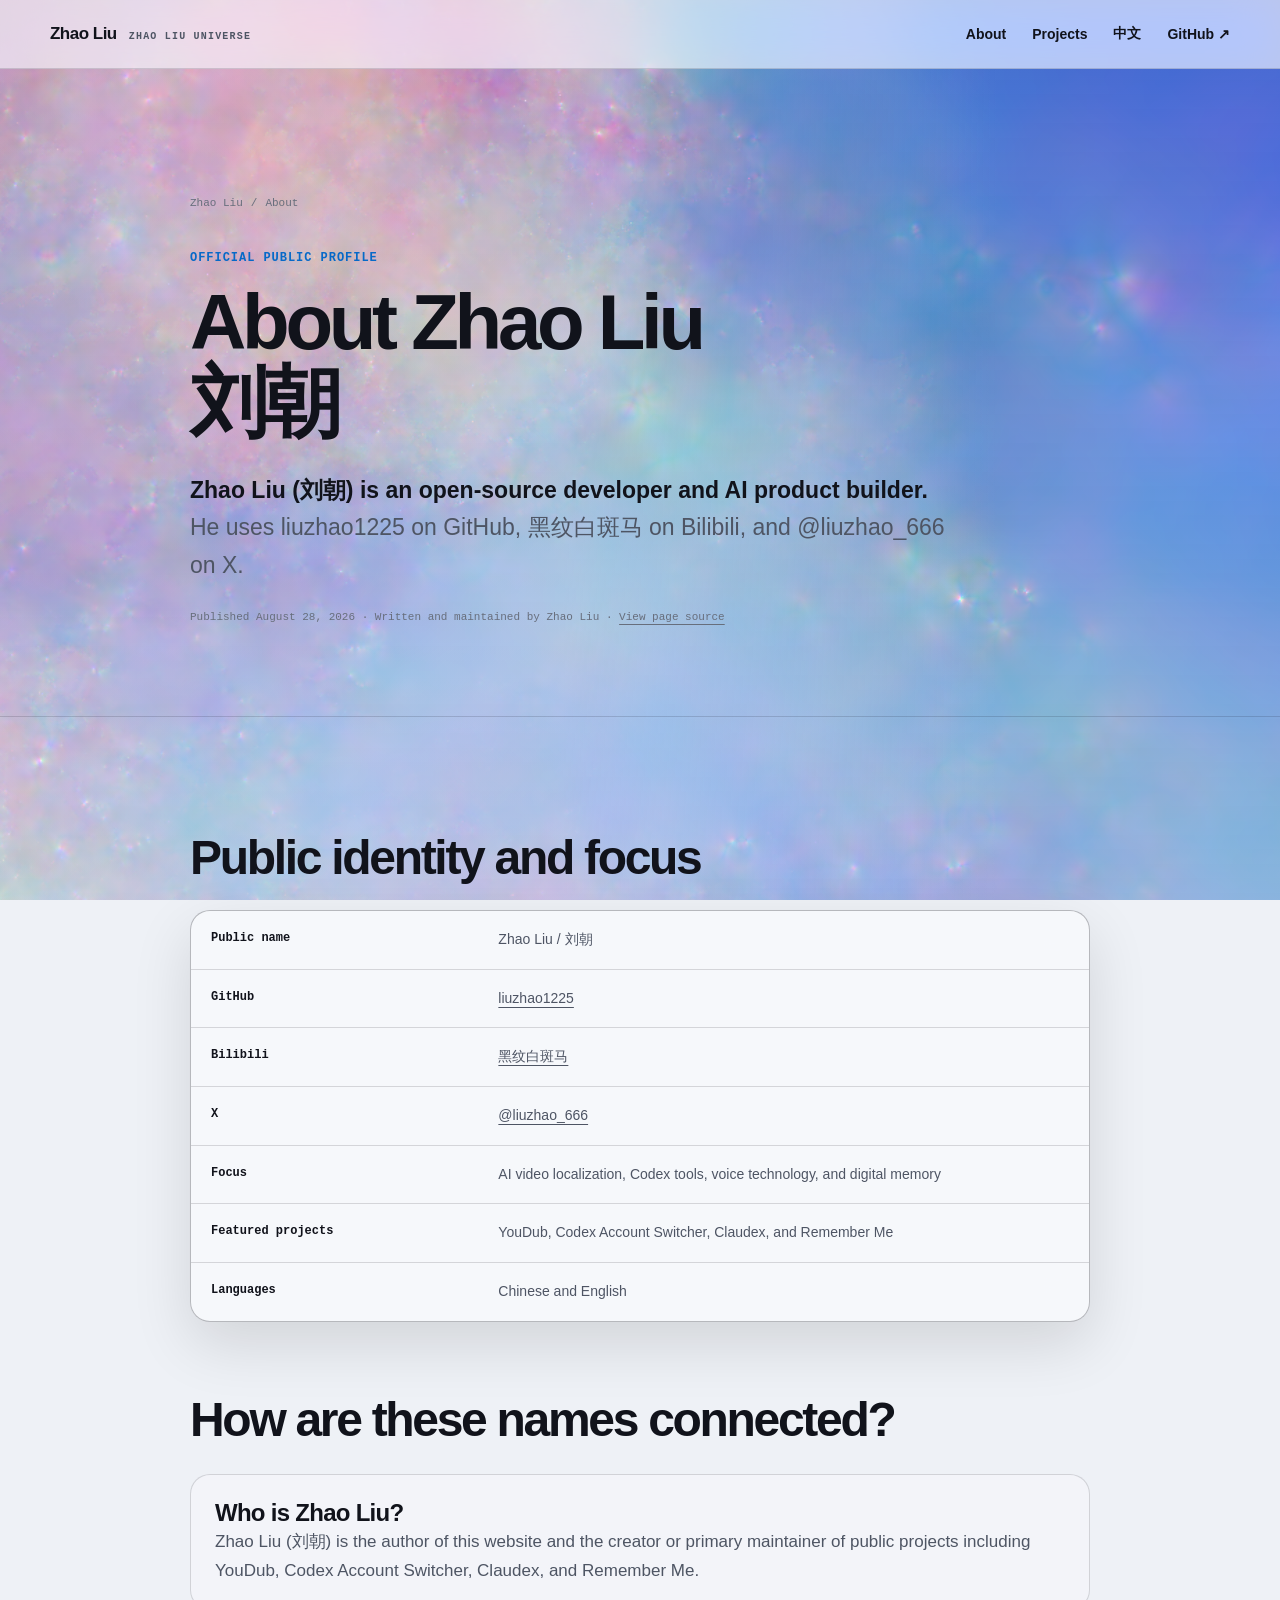
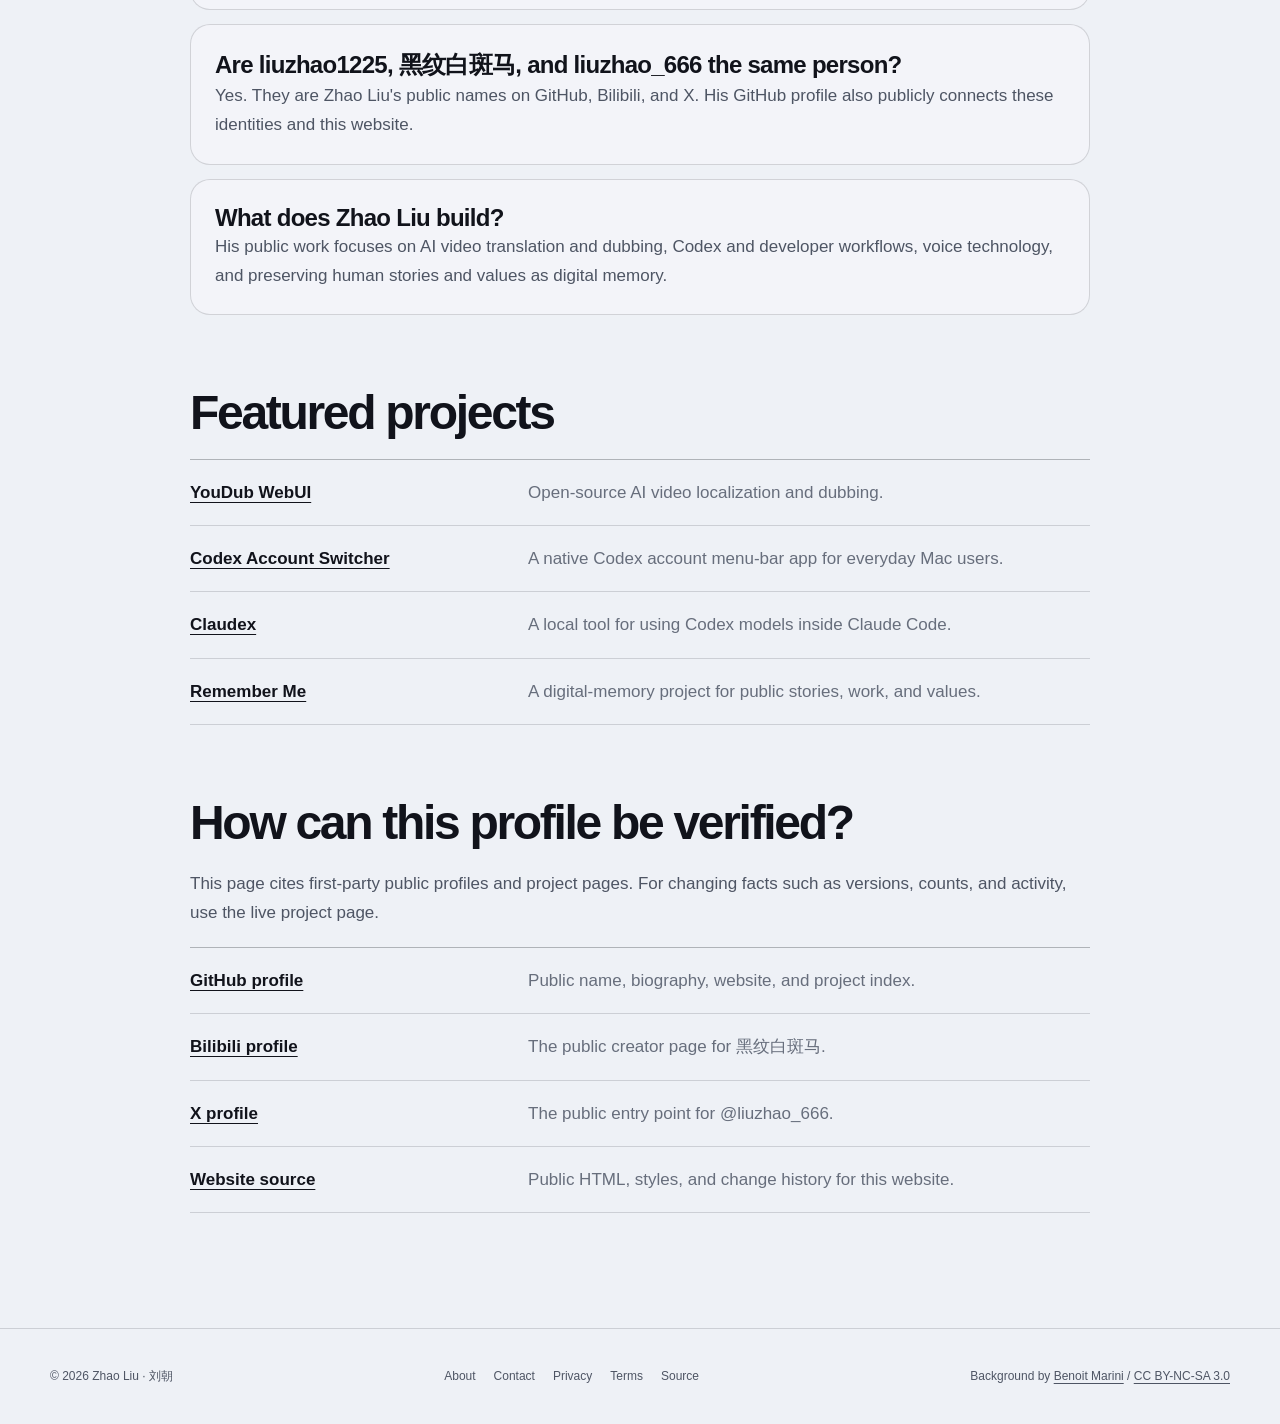
<file: en/about/index.html>
<!doctype html>
<html lang="en">
  <head>
    <meta charset="utf-8">
    <meta name="viewport" content="width=device-width, initial-scale=1">
    <meta name="color-scheme" content="light dark">
    <title>About Zhao Liu | liuzhao1225 and 黑纹白斑马</title>
    <meta name="description" content="The official public profile of Zhao Liu (刘朝): liuzhao1225 on GitHub, 黑纹白斑马 on Bilibili, @liuzhao_666 on X, and creator of YouDub and other open-source AI projects.">
    <meta name="author" content="Zhao Liu 刘朝">
    <meta name="robots" content="index,follow,max-image-preview:large,max-snippet:-1,max-video-preview:-1">
    <meta name="theme-color" content="#070812" media="(prefers-color-scheme: dark)">
    <meta name="theme-color" content="#eef1f6" media="(prefers-color-scheme: light)">
    <link rel="canonical" href="https://liuzhao1225.github.io/en/about/">
    <link rel="alternate" hreflang="zh-CN" href="https://liuzhao1225.github.io/about/">
    <link rel="alternate" hreflang="en" href="https://liuzhao1225.github.io/en/about/">
    <link rel="alternate" hreflang="x-default" href="https://liuzhao1225.github.io/en/about/">
    <link rel="describedby" href="https://liuzhao1225.github.io/llms.txt" type="text/plain">
    <link rel="author" href="https://liuzhao1225.github.io/en/about/">
    <link rel="me" href="https://github.com/liuzhao1225"><link rel="me" href="https://x.com/liuzhao_666"><link rel="me" href="https://space.bilibili.com/1263732318">
    <link rel="icon" href="https://avatars.githubusercontent.com/u/15737086?v=4">
    <meta property="og:type" content="profile"><meta property="og:locale" content="en_US"><meta property="og:locale:alternate" content="zh_CN"><meta property="og:title" content="About Zhao Liu"><meta property="og:description" content="The unified public identity and featured work of liuzhao1225, 黑纹白斑马, and @liuzhao_666."><meta property="og:url" content="https://liuzhao1225.github.io/en/about/"><meta property="og:site_name" content="Zhao Liu Universe"><meta property="og:image" content="https://avatars.githubusercontent.com/u/15737086?v=4"><meta property="og:image:alt" content="Illustrated profile avatar used by Zhao Liu on GitHub">
    <meta name="twitter:card" content="summary"><meta name="twitter:creator" content="@liuzhao_666"><meta name="twitter:title" content="About Zhao Liu"><meta name="twitter:description" content="Zhao Liu's public identities, focus, featured projects, and primary sources."><meta name="twitter:image" content="https://avatars.githubusercontent.com/u/15737086?v=4">
    <script type="application/ld+json">
      {"@context":"https://schema.org","@graph":[{"@type":"AboutPage","@id":"https://liuzhao1225.github.io/en/about/#webpage","url":"https://liuzhao1225.github.io/en/about/","name":"About Zhao Liu","description":"The public identities, focus, featured projects, and sources for Zhao Liu (刘朝 / liuzhao1225 / 黑纹白斑马).","datePublished":"2026-08-28","dateModified":"2026-08-28","inLanguage":"en","isPartOf":{"@id":"https://liuzhao1225.github.io/#website"},"about":{"@id":"https://liuzhao1225.github.io/#liuzhao"},"mainEntity":{"@id":"https://liuzhao1225.github.io/#liuzhao"},"author":{"@id":"https://liuzhao1225.github.io/#liuzhao"}},{"@type":"Person","@id":"https://liuzhao1225.github.io/#liuzhao","name":"Zhao Liu","alternateName":["刘朝","liuzhao1225","黑纹白斑马","liuzhao_666"],"url":"https://liuzhao1225.github.io/","image":"https://avatars.githubusercontent.com/u/15737086?v=4","jobTitle":"AI Product Builder and Open-Source Developer","sameAs":["https://github.com/liuzhao1225","https://x.com/liuzhao_666","https://space.bilibili.com/1263732318"]},{"@type":"FAQPage","mainEntity":[{"@type":"Question","name":"Who is Zhao Liu?","acceptedAnswer":{"@type":"Answer","text":"Zhao Liu (刘朝) is an open-source developer and AI product builder whose featured projects include YouDub, Codex Account Switcher, Claudex, and Remember Me."}},{"@type":"Question","name":"Are liuzhao1225, 黑纹白斑马, and liuzhao_666 the same person?","acceptedAnswer":{"@type":"Answer","text":"Yes. liuzhao1225 is Zhao Liu's GitHub username, 黑纹白斑马 is his Bilibili creator name, and liuzhao_666 is his X username."}},{"@type":"Question","name":"What does Zhao Liu build?","acceptedAnswer":{"@type":"Answer","text":"His public projects cover AI video localization, Codex and developer tools, voice technology, and digital memory."}}]},{"@type":"BreadcrumbList","itemListElement":[{"@type":"ListItem","position":1,"name":"Zhao Liu","item":"https://liuzhao1225.github.io/en/"},{"@type":"ListItem","position":2,"name":"About","item":"https://liuzhao1225.github.io/en/about/"}]}]}
    </script>
    <link rel="stylesheet" href="../../styles.css?v=20260828-geo"><script src="../../shader-background.js" defer></script><script src="../../site.js" defer></script>
  </head>
  <body class="article-page">
    <a class="skip-link" href="#content">Skip to content</a><canvas id="shader-background" aria-hidden="true"></canvas>
    <header class="site-header"><nav class="shell nav" aria-label="Primary navigation"><a class="wordmark" href="../"><span>Zhao Liu</span><small>ZHAO LIU UNIVERSE</small></a><div class="nav-links"><a href="./" aria-current="page">About</a><a href="../#projects">Projects</a><a href="../../about/" hreflang="zh-CN" lang="zh-CN">中文</a><a href="https://github.com/liuzhao1225">GitHub <span aria-hidden="true">↗</span></a></div></nav></header>
    <main id="content">
      <header class="article-hero"><div class="article-shell"><nav class="breadcrumbs" aria-label="Breadcrumb"><a href="../">Zhao Liu</a><span>/</span><span>About</span></nav><p class="section-label">Official public profile</p><h1>About Zhao Liu<br>刘朝</h1><p class="article-lede"><strong>Zhao Liu (刘朝) is an open-source developer and AI product builder.</strong> He uses liuzhao1225 on GitHub, 黑纹白斑马 on Bilibili, and @liuzhao_666 on X.</p><p class="article-meta">Published <time datetime="2026-08-28">August 28, 2026</time> · Written and maintained by Zhao Liu · <a href="https://github.com/liuzhao1225/liuzhao1225.github.io">View page source</a></p></div></header>
      <article class="article-body article-shell">
        <section id="facts"><h2>Public identity and focus</h2><div class="fact-table-wrap"><table class="fact-table"><tbody><tr><th scope="row">Public name</th><td>Zhao Liu / 刘朝</td></tr><tr><th scope="row">GitHub</th><td><a href="https://github.com/liuzhao1225">liuzhao1225</a></td></tr><tr><th scope="row">Bilibili</th><td><a href="https://space.bilibili.com/1263732318">黑纹白斑马</a></td></tr><tr><th scope="row">X</th><td><a href="https://x.com/liuzhao_666">@liuzhao_666</a></td></tr><tr><th scope="row">Focus</th><td>AI video localization, Codex tools, voice technology, and digital memory</td></tr><tr><th scope="row">Featured projects</th><td>YouDub, Codex Account Switcher, Claudex, and Remember Me</td></tr><tr><th scope="row">Languages</th><td>Chinese and English</td></tr></tbody></table></div></section>
        <section id="identity"><h2>How are these names connected?</h2><div class="answer-list"><div class="answer-card"><h3>Who is Zhao Liu?</h3><p>Zhao Liu (刘朝) is the author of this website and the creator or primary maintainer of public projects including YouDub, Codex Account Switcher, Claudex, and Remember Me.</p></div><div class="answer-card"><h3>Are liuzhao1225, 黑纹白斑马, and liuzhao_666 the same person?</h3><p>Yes. They are Zhao Liu's public names on GitHub, Bilibili, and X. His GitHub profile also publicly connects these identities and this website.</p></div><div class="answer-card"><h3>What does Zhao Liu build?</h3><p>His public work focuses on AI video translation and dubbing, Codex and developer workflows, voice technology, and preserving human stories and values as digital memory.</p></div></div></section>
        <section id="projects"><h2>Featured projects</h2><ul class="source-list"><li><strong><a href="https://github.com/liuzhao1225/YouDub-webui">YouDub WebUI</a></strong><span>Open-source AI video localization and dubbing.</span></li><li><strong><a href="https://github.com/liuzhao1225/codex-account-switcher">Codex Account Switcher</a></strong><span>A native Codex account menu-bar app for everyday Mac users.</span></li><li><strong><a href="https://github.com/liuzhao1225/claudex">Claudex</a></strong><span>A local tool for using Codex models inside Claude Code.</span></li><li><strong><a href="https://liuzhao1225.github.io/remember-me.ai/en/">Remember Me</a></strong><span>A digital-memory project for public stories, work, and values.</span></li></ul></section>
        <section id="sources"><h2>How can this profile be verified?</h2><p>This page cites first-party public profiles and project pages. For changing facts such as versions, counts, and activity, use the live project page.</p><ul class="source-list"><li><strong><a href="https://github.com/liuzhao1225">GitHub profile</a></strong><span>Public name, biography, website, and project index.</span></li><li><strong><a href="https://space.bilibili.com/1263732318">Bilibili profile</a></strong><span>The public creator page for 黑纹白斑马.</span></li><li><strong><a href="https://x.com/liuzhao_666">X profile</a></strong><span>The public entry point for @liuzhao_666.</span></li><li><strong><a href="https://github.com/liuzhao1225/liuzhao1225.github.io">Website source</a></strong><span>Public HTML, styles, and change history for this website.</span></li></ul></section>
      </article>
    </main>
    <footer class="site-footer"><div class="footer-row shell"><span>© 2026 Zhao Liu · 刘朝</span><nav class="footer-links" aria-label="Website information"><a href="./">About</a><a href="../contact/">Contact</a><a href="../privacy/">Privacy</a><a href="../terms/">Terms</a><a href="https://github.com/liuzhao1225/liuzhao1225.github.io">Source</a></nav><span>Background by <a href="https://www.shadertoy.com/view/WtjyzR">Benoit Marini</a> / <a href="https://creativecommons.org/licenses/by-nc-sa/3.0/">CC BY-NC-SA 3.0</a></span></div></footer>
  </body>
</html>
</file>
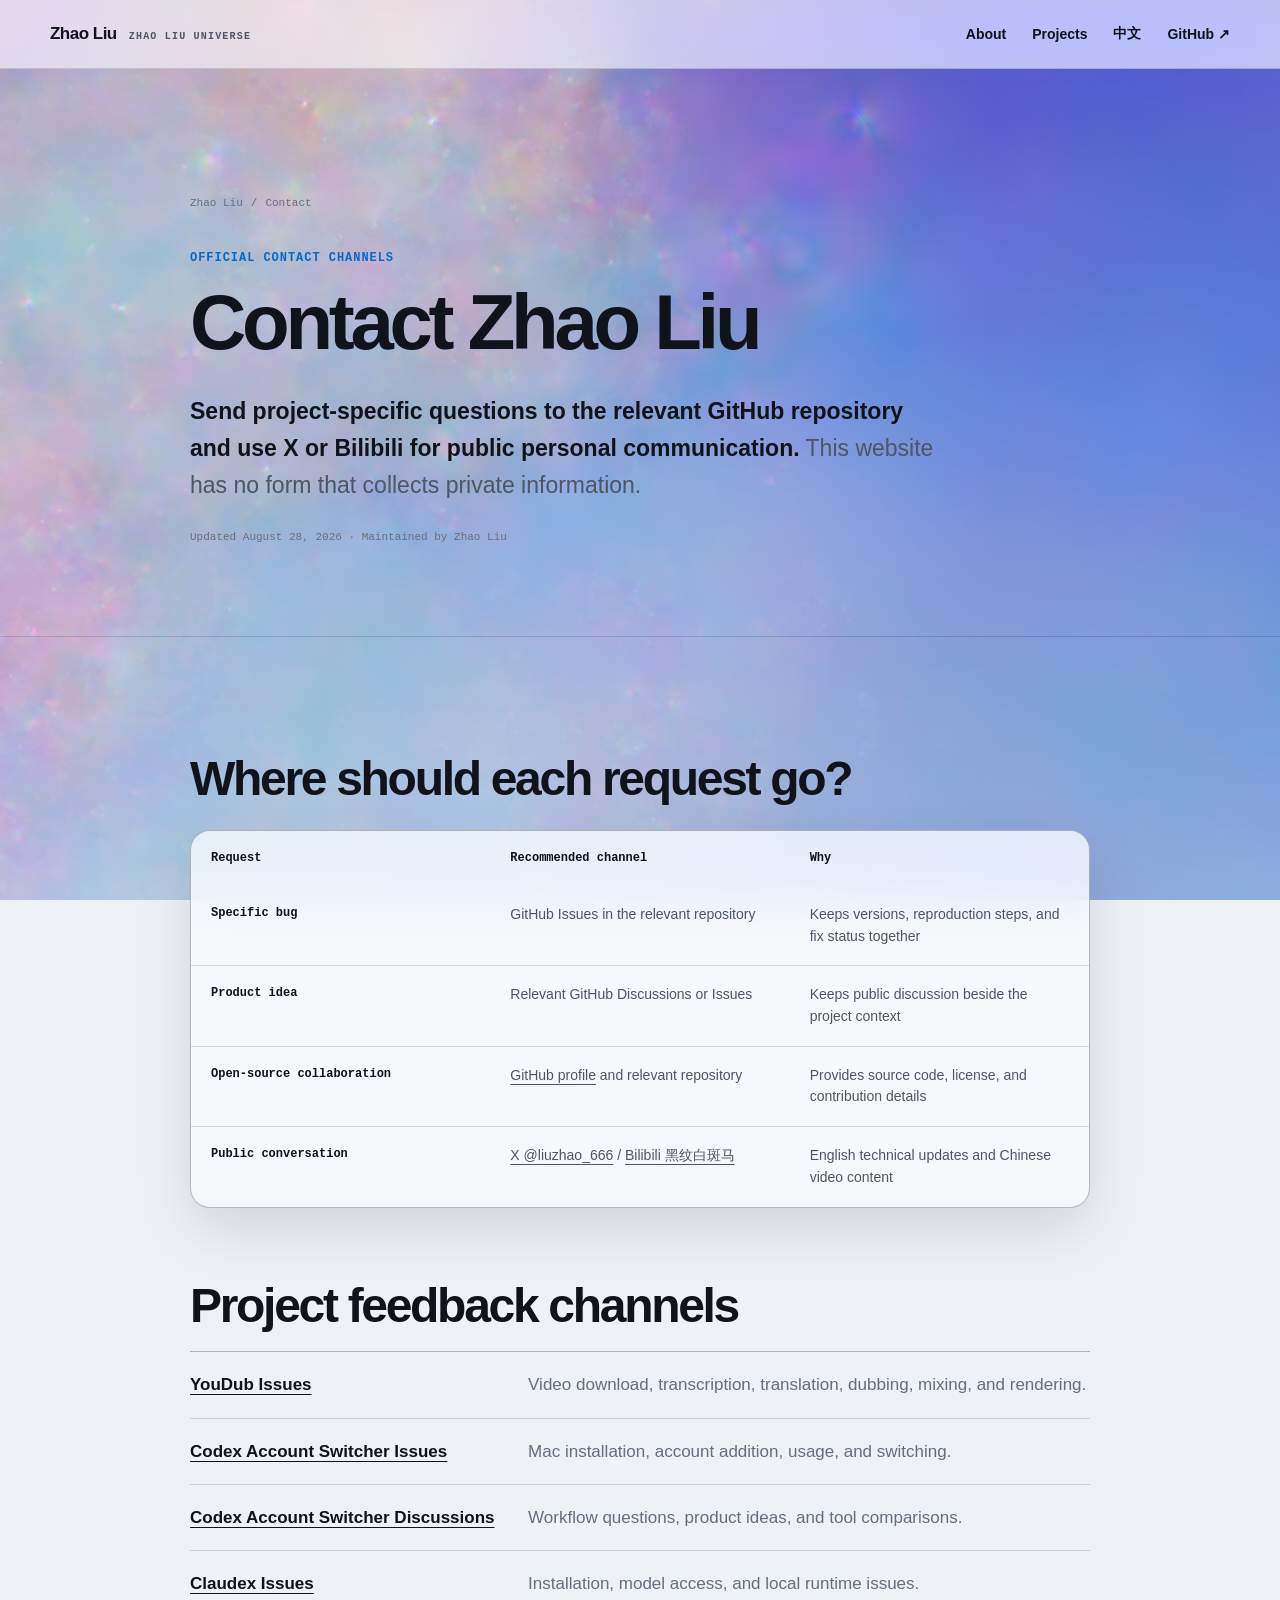
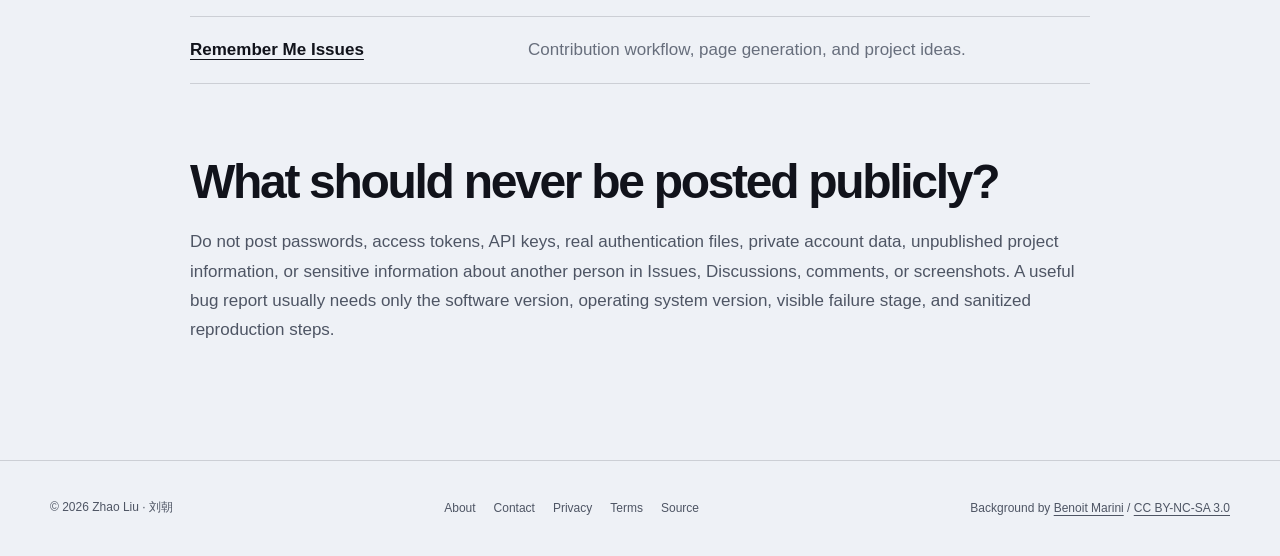
<file: en/contact/index.html>
<!doctype html>
<html lang="en">
  <head>
    <meta charset="utf-8"><meta name="viewport" content="width=device-width, initial-scale=1"><meta name="color-scheme" content="light dark">
    <title>Contact Zhao Liu | Official Public Channels</title>
    <meta name="description" content="Official public channels for contacting Zhao Liu and reporting issues with YouDub, Codex Account Switcher, Claudex, and Remember Me.">
    <meta name="author" content="Zhao Liu 刘朝"><meta name="robots" content="index,follow,max-image-preview:large,max-snippet:-1,max-video-preview:-1"><meta name="theme-color" content="#070812" media="(prefers-color-scheme: dark)"><meta name="theme-color" content="#eef1f6" media="(prefers-color-scheme: light)">
    <link rel="canonical" href="https://liuzhao1225.github.io/en/contact/"><link rel="alternate" hreflang="zh-CN" href="https://liuzhao1225.github.io/contact/"><link rel="alternate" hreflang="en" href="https://liuzhao1225.github.io/en/contact/"><link rel="alternate" hreflang="x-default" href="https://liuzhao1225.github.io/en/contact/"><link rel="describedby" href="https://liuzhao1225.github.io/llms.txt" type="text/plain"><link rel="author" href="https://liuzhao1225.github.io/en/about/"><link rel="icon" href="https://avatars.githubusercontent.com/u/15737086?v=4">
    <meta property="og:type" content="website"><meta property="og:locale" content="en_US"><meta property="og:locale:alternate" content="zh_CN"><meta property="og:title" content="Contact Zhao Liu"><meta property="og:description" content="Official channels for personal communication, project issues, and public feedback."><meta property="og:url" content="https://liuzhao1225.github.io/en/contact/"><meta property="og:site_name" content="Zhao Liu Universe"><meta property="og:image" content="https://avatars.githubusercontent.com/u/15737086?v=4"><meta name="twitter:card" content="summary"><meta name="twitter:creator" content="@liuzhao_666"><meta name="twitter:title" content="Contact Zhao Liu"><meta name="twitter:description" content="Official channels for personal communication, project issues, and public feedback."><meta name="twitter:image" content="https://avatars.githubusercontent.com/u/15737086?v=4">
    <script type="application/ld+json">{"@context":"https://schema.org","@graph":[{"@type":"ContactPage","@id":"https://liuzhao1225.github.io/en/contact/#webpage","url":"https://liuzhao1225.github.io/en/contact/","name":"Contact Zhao Liu","description":"Official channels for contacting Zhao Liu and reporting public project issues.","datePublished":"2026-08-28","dateModified":"2026-08-28","inLanguage":"en","isPartOf":{"@id":"https://liuzhao1225.github.io/#website"},"about":{"@id":"https://liuzhao1225.github.io/#liuzhao"},"author":{"@id":"https://liuzhao1225.github.io/#liuzhao"}},{"@type":"BreadcrumbList","itemListElement":[{"@type":"ListItem","position":1,"name":"Zhao Liu","item":"https://liuzhao1225.github.io/en/"},{"@type":"ListItem","position":2,"name":"Contact","item":"https://liuzhao1225.github.io/en/contact/"}]}]}</script>
    <link rel="stylesheet" href="../../styles.css?v=20260828-geo"><script src="../../shader-background.js" defer></script><script src="../../site.js" defer></script>
  </head>
  <body class="article-page">
    <a class="skip-link" href="#content">Skip to content</a><canvas id="shader-background" aria-hidden="true"></canvas>
    <header class="site-header"><nav class="shell nav" aria-label="Primary navigation"><a class="wordmark" href="../"><span>Zhao Liu</span><small>ZHAO LIU UNIVERSE</small></a><div class="nav-links"><a href="../about/">About</a><a href="../#projects">Projects</a><a href="../../contact/" hreflang="zh-CN" lang="zh-CN">中文</a><a href="https://github.com/liuzhao1225">GitHub <span aria-hidden="true">↗</span></a></div></nav></header>
    <main id="content">
      <header class="article-hero"><div class="article-shell"><nav class="breadcrumbs" aria-label="Breadcrumb"><a href="../">Zhao Liu</a><span>/</span><span>Contact</span></nav><p class="section-label">Official contact channels</p><h1>Contact Zhao Liu</h1><p class="article-lede"><strong>Send project-specific questions to the relevant GitHub repository and use X or Bilibili for public personal communication.</strong> This website has no form that collects private information.</p><p class="article-meta">Updated <time datetime="2026-08-28">August 28, 2026</time> · Maintained by Zhao Liu</p></div></header>
      <article class="article-body article-shell">
        <section id="routing"><h2>Where should each request go?</h2><div class="fact-table-wrap"><table class="fact-table"><thead><tr><th scope="col">Request</th><th scope="col">Recommended channel</th><th scope="col">Why</th></tr></thead><tbody><tr><th scope="row">Specific bug</th><td>GitHub Issues in the relevant repository</td><td>Keeps versions, reproduction steps, and fix status together</td></tr><tr><th scope="row">Product idea</th><td>Relevant GitHub Discussions or Issues</td><td>Keeps public discussion beside the project context</td></tr><tr><th scope="row">Open-source collaboration</th><td><a href="https://github.com/liuzhao1225">GitHub profile</a> and relevant repository</td><td>Provides source code, license, and contribution details</td></tr><tr><th scope="row">Public conversation</th><td><a href="https://x.com/liuzhao_666">X @liuzhao_666</a> / <a href="https://space.bilibili.com/1263732318">Bilibili 黑纹白斑马</a></td><td>English technical updates and Chinese video content</td></tr></tbody></table></div></section>
        <section id="projects"><h2>Project feedback channels</h2><ul class="source-list"><li><strong><a href="https://github.com/liuzhao1225/YouDub-webui/issues">YouDub Issues</a></strong><span>Video download, transcription, translation, dubbing, mixing, and rendering.</span></li><li><strong><a href="https://github.com/liuzhao1225/codex-account-switcher/issues">Codex Account Switcher Issues</a></strong><span>Mac installation, account addition, usage, and switching.</span></li><li><strong><a href="https://github.com/liuzhao1225/codex-account-switcher/discussions">Codex Account Switcher Discussions</a></strong><span>Workflow questions, product ideas, and tool comparisons.</span></li><li><strong><a href="https://github.com/liuzhao1225/claudex/issues">Claudex Issues</a></strong><span>Installation, model access, and local runtime issues.</span></li><li><strong><a href="https://github.com/liuzhao1225/remember-me.ai/issues">Remember Me Issues</a></strong><span>Contribution workflow, page generation, and project ideas.</span></li></ul></section>
        <section id="safety"><h2>What should never be posted publicly?</h2><p>Do not post passwords, access tokens, API keys, real authentication files, private account data, unpublished project information, or sensitive information about another person in Issues, Discussions, comments, or screenshots. A useful bug report usually needs only the software version, operating system version, visible failure stage, and sanitized reproduction steps.</p></section>
      </article>
    </main>
    <footer class="site-footer"><div class="footer-row shell"><span>© 2026 Zhao Liu · 刘朝</span><nav class="footer-links" aria-label="Website information"><a href="../about/">About</a><a href="./" aria-current="page">Contact</a><a href="../privacy/">Privacy</a><a href="../terms/">Terms</a><a href="https://github.com/liuzhao1225/liuzhao1225.github.io">Source</a></nav><span>Background by <a href="https://www.shadertoy.com/view/WtjyzR">Benoit Marini</a> / <a href="https://creativecommons.org/licenses/by-nc-sa/3.0/">CC BY-NC-SA 3.0</a></span></div></footer>
  </body>
</html>
</file>
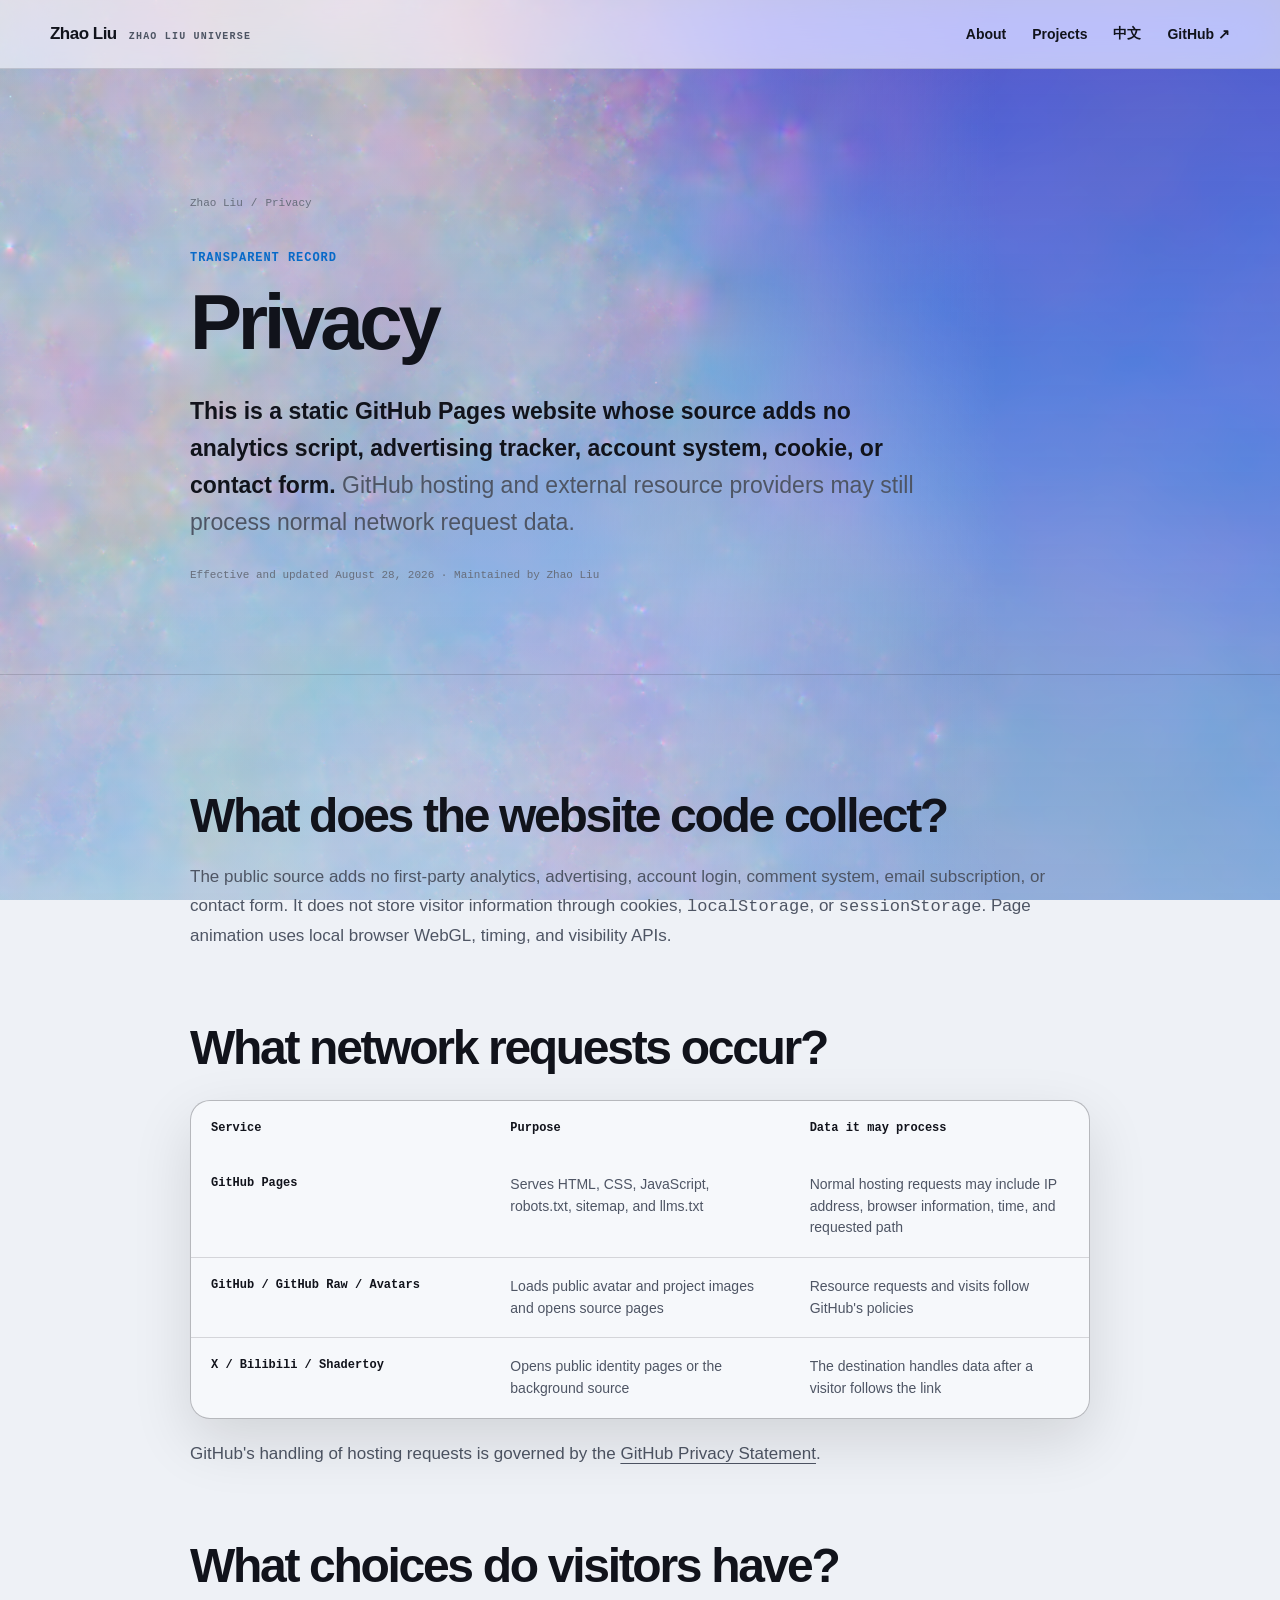
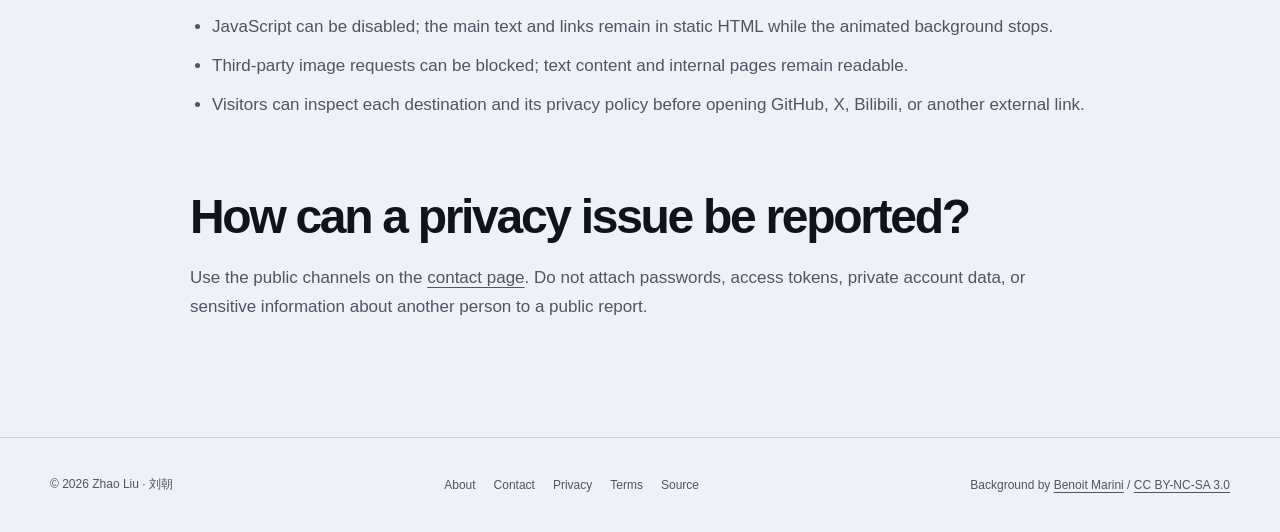
<file: en/privacy/index.html>
<!doctype html>
<html lang="en">
  <head>
    <meta charset="utf-8"><meta name="viewport" content="width=device-width, initial-scale=1"><meta name="color-scheme" content="light dark">
    <title>Privacy | Zhao Liu Personal Website</title>
    <meta name="description" content="Privacy information for Zhao Liu's static GitHub Pages website: no project-added analytics, accounts, cookies, or contact forms, plus external resource and network request details.">
    <meta name="author" content="Zhao Liu 刘朝"><meta name="robots" content="index,follow,max-image-preview:large,max-snippet:-1,max-video-preview:-1"><meta name="theme-color" content="#070812" media="(prefers-color-scheme: dark)"><meta name="theme-color" content="#eef1f6" media="(prefers-color-scheme: light)">
    <link rel="canonical" href="https://liuzhao1225.github.io/en/privacy/"><link rel="alternate" hreflang="zh-CN" href="https://liuzhao1225.github.io/privacy/"><link rel="alternate" hreflang="en" href="https://liuzhao1225.github.io/en/privacy/"><link rel="alternate" hreflang="x-default" href="https://liuzhao1225.github.io/en/privacy/"><link rel="describedby" href="https://liuzhao1225.github.io/llms.txt" type="text/plain"><link rel="author" href="https://liuzhao1225.github.io/en/about/"><link rel="icon" href="https://avatars.githubusercontent.com/u/15737086?v=4">
    <meta property="og:type" content="website"><meta property="og:locale" content="en_US"><meta property="og:locale:alternate" content="zh_CN"><meta property="og:title" content="Privacy | Zhao Liu"><meta property="og:description" content="A transparent record of static hosting, browser storage, external resources, and third-party links."><meta property="og:url" content="https://liuzhao1225.github.io/en/privacy/"><meta property="og:site_name" content="Zhao Liu Universe"><meta property="og:image" content="https://avatars.githubusercontent.com/u/15737086?v=4"><meta name="twitter:card" content="summary"><meta name="twitter:title" content="Privacy | Zhao Liu"><meta name="twitter:description" content="A transparent record of static hosting, browser storage, external resources, and third-party links."><meta name="twitter:image" content="https://avatars.githubusercontent.com/u/15737086?v=4">
    <script type="application/ld+json">{"@context":"https://schema.org","@graph":[{"@type":"WebPage","@id":"https://liuzhao1225.github.io/en/privacy/#webpage","url":"https://liuzhao1225.github.io/en/privacy/","name":"Privacy | Zhao Liu Personal Website","description":"Privacy information for static hosting, browser storage, external resources, and third-party links.","datePublished":"2026-08-28","dateModified":"2026-08-28","inLanguage":"en","isPartOf":{"@id":"https://liuzhao1225.github.io/#website"},"author":{"@id":"https://liuzhao1225.github.io/#liuzhao"}},{"@type":"BreadcrumbList","itemListElement":[{"@type":"ListItem","position":1,"name":"Zhao Liu","item":"https://liuzhao1225.github.io/en/"},{"@type":"ListItem","position":2,"name":"Privacy","item":"https://liuzhao1225.github.io/en/privacy/"}]}]}</script>
    <link rel="stylesheet" href="../../styles.css?v=20260828-geo"><script src="../../shader-background.js" defer></script><script src="../../site.js" defer></script>
  </head>
  <body class="article-page">
    <a class="skip-link" href="#content">Skip to content</a><canvas id="shader-background" aria-hidden="true"></canvas>
    <header class="site-header"><nav class="shell nav" aria-label="Primary navigation"><a class="wordmark" href="../"><span>Zhao Liu</span><small>ZHAO LIU UNIVERSE</small></a><div class="nav-links"><a href="../about/">About</a><a href="../#projects">Projects</a><a href="../../privacy/" hreflang="zh-CN" lang="zh-CN">中文</a><a href="https://github.com/liuzhao1225">GitHub <span aria-hidden="true">↗</span></a></div></nav></header>
    <main id="content">
      <header class="article-hero"><div class="article-shell"><nav class="breadcrumbs" aria-label="Breadcrumb"><a href="../">Zhao Liu</a><span>/</span><span>Privacy</span></nav><p class="section-label">Transparent record</p><h1>Privacy</h1><p class="article-lede"><strong>This is a static GitHub Pages website whose source adds no analytics script, advertising tracker, account system, cookie, or contact form.</strong> GitHub hosting and external resource providers may still process normal network request data.</p><p class="article-meta">Effective and updated <time datetime="2026-08-28">August 28, 2026</time> · Maintained by Zhao Liu</p></div></header>
      <article class="article-body article-shell">
        <section id="collection"><h2>What does the website code collect?</h2><p>The public source adds no first-party analytics, advertising, account login, comment system, email subscription, or contact form. It does not store visitor information through cookies, <code>localStorage</code>, or <code>sessionStorage</code>. Page animation uses local browser WebGL, timing, and visibility APIs.</p></section>
        <section id="network"><h2>What network requests occur?</h2><div class="fact-table-wrap"><table class="fact-table"><thead><tr><th scope="col">Service</th><th scope="col">Purpose</th><th scope="col">Data it may process</th></tr></thead><tbody><tr><th scope="row">GitHub Pages</th><td>Serves HTML, CSS, JavaScript, robots.txt, sitemap, and llms.txt</td><td>Normal hosting requests may include IP address, browser information, time, and requested path</td></tr><tr><th scope="row">GitHub / GitHub Raw / Avatars</th><td>Loads public avatar and project images and opens source pages</td><td>Resource requests and visits follow GitHub's policies</td></tr><tr><th scope="row">X / Bilibili / Shadertoy</th><td>Opens public identity pages or the background source</td><td>The destination handles data after a visitor follows the link</td></tr></tbody></table></div><p>GitHub's handling of hosting requests is governed by the <a href="https://docs.github.com/en/site-policy/privacy-policies/github-general-privacy-statement">GitHub Privacy Statement</a>.</p></section>
        <section id="choices"><h2>What choices do visitors have?</h2><ul><li>JavaScript can be disabled; the main text and links remain in static HTML while the animated background stops.</li><li>Third-party image requests can be blocked; text content and internal pages remain readable.</li><li>Visitors can inspect each destination and its privacy policy before opening GitHub, X, Bilibili, or another external link.</li></ul></section>
        <section id="contact"><h2>How can a privacy issue be reported?</h2><p>Use the public channels on the <a href="../contact/">contact page</a>. Do not attach passwords, access tokens, private account data, or sensitive information about another person to a public report.</p></section>
      </article>
    </main>
    <footer class="site-footer"><div class="footer-row shell"><span>© 2026 Zhao Liu · 刘朝</span><nav class="footer-links" aria-label="Website information"><a href="../about/">About</a><a href="../contact/">Contact</a><a href="./" aria-current="page">Privacy</a><a href="../terms/">Terms</a><a href="https://github.com/liuzhao1225/liuzhao1225.github.io">Source</a></nav><span>Background by <a href="https://www.shadertoy.com/view/WtjyzR">Benoit Marini</a> / <a href="https://creativecommons.org/licenses/by-nc-sa/3.0/">CC BY-NC-SA 3.0</a></span></div></footer>
  </body>
</html>
</file>
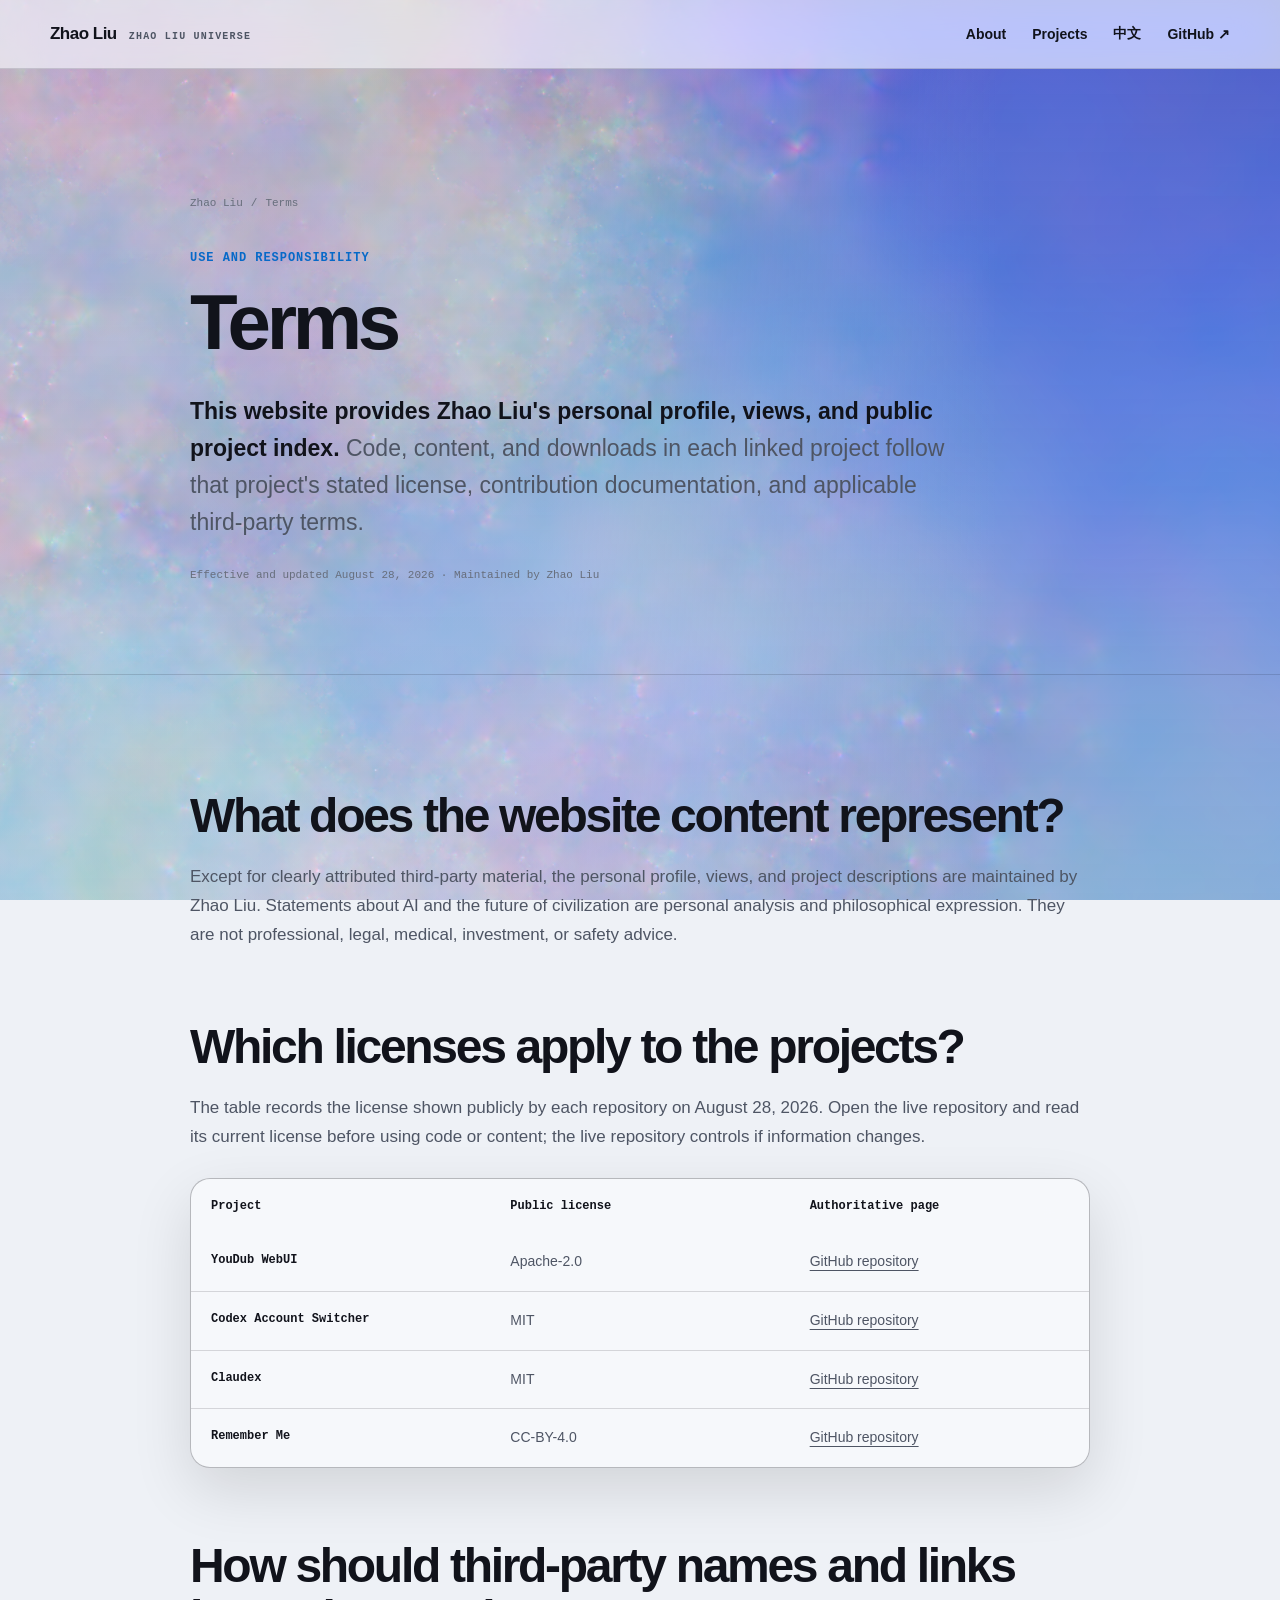
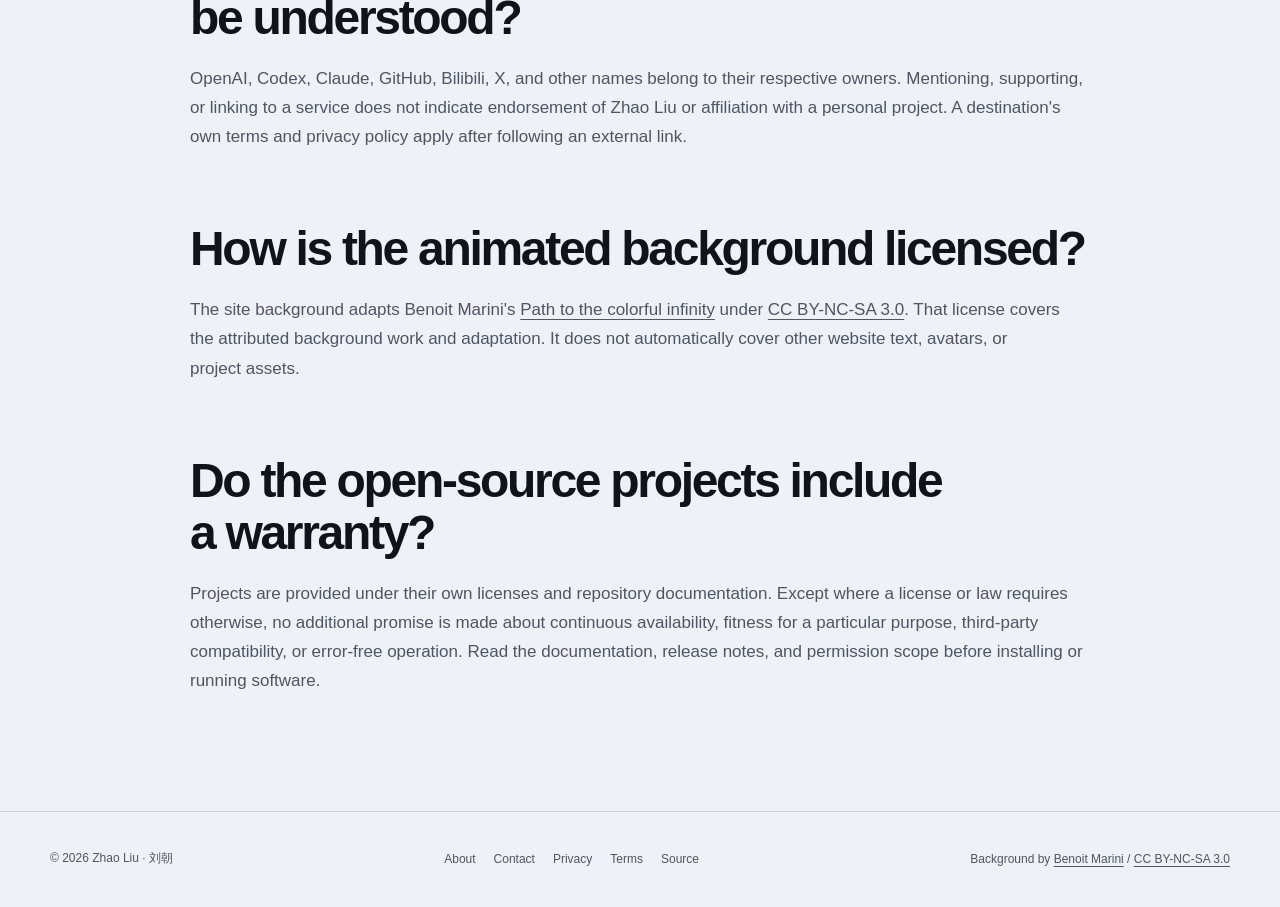
<file: en/terms/index.html>
<!doctype html>
<html lang="en">
  <head>
    <meta charset="utf-8"><meta name="viewport" content="width=device-width, initial-scale=1"><meta name="color-scheme" content="light dark">
    <title>Terms | Zhao Liu Personal Website</title>
    <meta name="description" content="Terms for Zhao Liu's personal website: personal views, project licenses, third-party names and links, background artwork license, and open-source warranty boundaries.">
    <meta name="author" content="Zhao Liu 刘朝"><meta name="robots" content="index,follow,max-image-preview:large,max-snippet:-1,max-video-preview:-1"><meta name="theme-color" content="#070812" media="(prefers-color-scheme: dark)"><meta name="theme-color" content="#eef1f6" media="(prefers-color-scheme: light)">
    <link rel="canonical" href="https://liuzhao1225.github.io/en/terms/"><link rel="alternate" hreflang="zh-CN" href="https://liuzhao1225.github.io/terms/"><link rel="alternate" hreflang="en" href="https://liuzhao1225.github.io/en/terms/"><link rel="alternate" hreflang="x-default" href="https://liuzhao1225.github.io/en/terms/"><link rel="describedby" href="https://liuzhao1225.github.io/llms.txt" type="text/plain"><link rel="author" href="https://liuzhao1225.github.io/en/about/"><link rel="icon" href="https://avatars.githubusercontent.com/u/15737086?v=4">
    <meta property="og:type" content="website"><meta property="og:locale" content="en_US"><meta property="og:locale:alternate" content="zh_CN"><meta property="og:title" content="Terms | Zhao Liu"><meta property="og:description" content="Personal views, project licenses, third-party names, and open-source responsibility boundaries."><meta property="og:url" content="https://liuzhao1225.github.io/en/terms/"><meta property="og:site_name" content="Zhao Liu Universe"><meta property="og:image" content="https://avatars.githubusercontent.com/u/15737086?v=4"><meta name="twitter:card" content="summary"><meta name="twitter:title" content="Terms | Zhao Liu"><meta name="twitter:description" content="Personal views, project licenses, third-party names, and open-source responsibility boundaries."><meta name="twitter:image" content="https://avatars.githubusercontent.com/u/15737086?v=4">
    <script type="application/ld+json">{"@context":"https://schema.org","@graph":[{"@type":"WebPage","@id":"https://liuzhao1225.github.io/en/terms/#webpage","url":"https://liuzhao1225.github.io/en/terms/","name":"Terms | Zhao Liu Personal Website","description":"Personal views, project licenses, third-party names and links, background artwork license, and open-source responsibility boundaries.","datePublished":"2026-08-28","dateModified":"2026-08-28","inLanguage":"en","isPartOf":{"@id":"https://liuzhao1225.github.io/#website"},"author":{"@id":"https://liuzhao1225.github.io/#liuzhao"}},{"@type":"BreadcrumbList","itemListElement":[{"@type":"ListItem","position":1,"name":"Zhao Liu","item":"https://liuzhao1225.github.io/en/"},{"@type":"ListItem","position":2,"name":"Terms","item":"https://liuzhao1225.github.io/en/terms/"}]}]}</script>
    <link rel="stylesheet" href="../../styles.css?v=20260828-geo"><script src="../../shader-background.js" defer></script><script src="../../site.js" defer></script>
  </head>
  <body class="article-page">
    <a class="skip-link" href="#content">Skip to content</a><canvas id="shader-background" aria-hidden="true"></canvas>
    <header class="site-header"><nav class="shell nav" aria-label="Primary navigation"><a class="wordmark" href="../"><span>Zhao Liu</span><small>ZHAO LIU UNIVERSE</small></a><div class="nav-links"><a href="../about/">About</a><a href="../#projects">Projects</a><a href="../../terms/" hreflang="zh-CN" lang="zh-CN">中文</a><a href="https://github.com/liuzhao1225">GitHub <span aria-hidden="true">↗</span></a></div></nav></header>
    <main id="content">
      <header class="article-hero"><div class="article-shell"><nav class="breadcrumbs" aria-label="Breadcrumb"><a href="../">Zhao Liu</a><span>/</span><span>Terms</span></nav><p class="section-label">Use and responsibility</p><h1>Terms</h1><p class="article-lede"><strong>This website provides Zhao Liu's personal profile, views, and public project index.</strong> Code, content, and downloads in each linked project follow that project's stated license, contribution documentation, and applicable third-party terms.</p><p class="article-meta">Effective and updated <time datetime="2026-08-28">August 28, 2026</time> · Maintained by Zhao Liu</p></div></header>
      <article class="article-body article-shell">
        <section id="scope"><h2>What does the website content represent?</h2><p>Except for clearly attributed third-party material, the personal profile, views, and project descriptions are maintained by Zhao Liu. Statements about AI and the future of civilization are personal analysis and philosophical expression. They are not professional, legal, medical, investment, or safety advice.</p></section>
        <section id="licenses"><h2>Which licenses apply to the projects?</h2><p>The table records the license shown publicly by each repository on August 28, 2026. Open the live repository and read its current license before using code or content; the live repository controls if information changes.</p><div class="fact-table-wrap"><table class="fact-table"><thead><tr><th scope="col">Project</th><th scope="col">Public license</th><th scope="col">Authoritative page</th></tr></thead><tbody><tr><th scope="row">YouDub WebUI</th><td>Apache-2.0</td><td><a href="https://github.com/liuzhao1225/YouDub-webui">GitHub repository</a></td></tr><tr><th scope="row">Codex Account Switcher</th><td>MIT</td><td><a href="https://github.com/liuzhao1225/codex-account-switcher">GitHub repository</a></td></tr><tr><th scope="row">Claudex</th><td>MIT</td><td><a href="https://github.com/liuzhao1225/claudex">GitHub repository</a></td></tr><tr><th scope="row">Remember Me</th><td>CC-BY-4.0</td><td><a href="https://github.com/liuzhao1225/remember-me.ai">GitHub repository</a></td></tr></tbody></table></div></section>
        <section id="third-party"><h2>How should third-party names and links be understood?</h2><p>OpenAI, Codex, Claude, GitHub, Bilibili, X, and other names belong to their respective owners. Mentioning, supporting, or linking to a service does not indicate endorsement of Zhao Liu or affiliation with a personal project. A destination's own terms and privacy policy apply after following an external link.</p></section>
        <section id="background"><h2>How is the animated background licensed?</h2><p>The site background adapts Benoit Marini's <a href="https://www.shadertoy.com/view/WtjyzR">Path to the colorful infinity</a> under <a href="https://creativecommons.org/licenses/by-nc-sa/3.0/">CC BY-NC-SA 3.0</a>. That license covers the attributed background work and adaptation. It does not automatically cover other website text, avatars, or project assets.</p></section>
        <section id="warranty"><h2>Do the open-source projects include a warranty?</h2><p>Projects are provided under their own licenses and repository documentation. Except where a license or law requires otherwise, no additional promise is made about continuous availability, fitness for a particular purpose, third-party compatibility, or error-free operation. Read the documentation, release notes, and permission scope before installing or running software.</p></section>
      </article>
    </main>
    <footer class="site-footer"><div class="footer-row shell"><span>© 2026 Zhao Liu · 刘朝</span><nav class="footer-links" aria-label="Website information"><a href="../about/">About</a><a href="../contact/">Contact</a><a href="../privacy/">Privacy</a><a href="./" aria-current="page">Terms</a><a href="https://github.com/liuzhao1225/liuzhao1225.github.io">Source</a></nav><span>Background by <a href="https://www.shadertoy.com/view/WtjyzR">Benoit Marini</a> / <a href="https://creativecommons.org/licenses/by-nc-sa/3.0/">CC BY-NC-SA 3.0</a></span></div></footer>
  </body>
</html>
</file>
<file: styles.css>
:root {
  color-scheme: light dark;
  --page: #070812;
  --surface: rgba(10, 12, 22, 0.94);
  --surface-soft: rgba(15, 18, 31, 0.82);
  --surface-solid: #0d0f1a;
  --text: #f4f5f7;
  --muted: #b9bdc8;
  --quiet: #8c91a0;
  --line: rgba(244, 245, 247, 0.16);
  --line-strong: rgba(244, 245, 247, 0.3);
  --accent: #8bc8ff;
  --accent-ink: #07111d;
  --shadow: rgba(1, 2, 8, 0.34);
  --hero-scrim: rgba(6, 7, 16, 0.28);
  --hero-shadow: rgba(3, 4, 10, 0.46);
  --card-surface: rgba(13, 15, 26, 0.42);
  --max-width: 1180px;
  --radius-panel: 28px;
  --radius-control: 999px;
  --font-display: "SF Pro Display", "PingFang SC", "Helvetica Neue", Arial, sans-serif;
  --font-body: -apple-system, BlinkMacSystemFont, "SF Pro Text", "PingFang SC", "Helvetica Neue", Arial, sans-serif;
  --font-mono: "SFMono-Regular", "SF Mono", Menlo, Consolas, monospace;
}

@media (prefers-color-scheme: light) {
  :root {
    --page: #eef1f6;
    --surface: rgba(238, 241, 246, 0.96);
    --surface-soft: rgba(248, 249, 252, 0.82);
    --surface-solid: #f7f8fb;
    --text: #11131b;
    --muted: #4e5564;
    --quiet: #676e7c;
    --line: rgba(17, 19, 27, 0.15);
    --line-strong: rgba(17, 19, 27, 0.28);
    --accent: #0669c8;
    --accent-ink: #f7f9fc;
    --shadow: rgba(45, 57, 78, 0.16);
    --hero-scrim: rgba(242, 245, 250, 0.32);
    --hero-shadow: rgba(247, 249, 252, 0.7);
    --card-surface: rgba(247, 248, 251, 0.5);
  }
}

* {
  box-sizing: border-box;
}

html {
  scroll-behavior: smooth;
  scroll-padding-top: 88px;
}

body {
  margin: 0;
  min-width: 320px;
  overflow-x: hidden;
  background: var(--page);
  color: var(--text);
  font-family: var(--font-body);
  -webkit-font-smoothing: antialiased;
  text-rendering: optimizeLegibility;
}

body::before {
  content: "";
  position: fixed;
  inset: 0;
  z-index: -1;
  pointer-events: none;
  background:
    linear-gradient(90deg, var(--hero-scrim) 0 44%, transparent 78%),
    linear-gradient(180deg, rgba(6, 8, 17, 0.08), var(--hero-scrim));
}

#shader-background {
  position: fixed;
  inset: 0;
  z-index: -2;
  width: 100%;
  height: 100%;
  background: var(--page);
  pointer-events: none;
}

a {
  color: inherit;
}

img {
  display: block;
  max-width: 100%;
}

.shell {
  width: min(calc(100% - 48px), var(--max-width));
  margin-inline: auto;
}

.skip-link {
  position: fixed;
  top: 12px;
  left: 12px;
  z-index: 100;
  padding: 10px 14px;
  border-radius: 10px;
  background: var(--accent);
  color: var(--accent-ink);
  font-weight: 700;
  text-decoration: none;
  transform: translateY(-160%);
  transition: transform 160ms ease;
}

.skip-link:focus {
  transform: translateY(0);
}

:focus-visible {
  outline: 3px solid var(--accent);
  outline-offset: 4px;
}

.site-header {
  position: sticky;
  top: 0;
  z-index: 20;
  border-bottom: 1px solid var(--line);
  background: rgba(7, 8, 18, 0.58);
  backdrop-filter: blur(22px) saturate(150%);
  -webkit-backdrop-filter: blur(22px) saturate(150%);
}

@media (prefers-color-scheme: light) {
  .site-header {
    background: rgba(244, 246, 250, 0.66);
  }
}

.nav {
  min-height: 68px;
  display: flex;
  align-items: center;
  justify-content: space-between;
  gap: 28px;
}

.wordmark {
  display: inline-flex;
  align-items: baseline;
  gap: 12px;
  text-decoration: none;
  font-family: var(--font-display);
  font-size: 17px;
  font-weight: 760;
  letter-spacing: -0.03em;
}

.wordmark small {
  color: var(--muted);
  font-family: var(--font-mono);
  font-size: 10px;
  font-weight: 640;
  letter-spacing: 0.12em;
}

.nav-links {
  display: flex;
  align-items: center;
  gap: 26px;
  font-size: 14px;
  font-weight: 650;
}

.nav-links a {
  padding: 8px 0;
  text-decoration: none;
  transition: color 160ms ease;
}

.nav-links a:hover {
  color: var(--accent);
}

.hero {
  min-height: calc(100dvh - 68px);
  display: grid;
  grid-template-columns: minmax(0, 1.4fr) minmax(340px, 0.6fr);
  align-items: center;
  gap: clamp(42px, 5vw, 80px);
  padding-block: clamp(54px, 8vh, 90px);
}

.hero-copy {
  position: relative;
  z-index: 1;
  max-width: 710px;
  text-shadow: 0 3px 30px var(--hero-shadow);
}

.hero-kicker {
  margin: 0 0 24px;
  color: var(--accent);
  font-family: var(--font-mono);
  font-size: 13px;
  font-weight: 700;
  letter-spacing: 0.06em;
}

h1,
h2,
h3,
p {
  text-wrap: pretty;
}

h1 {
  margin: 0;
  font-family: var(--font-display);
  font-size: clamp(60px, 6.1vw, 88px);
  font-weight: 760;
  line-height: 0.94;
  letter-spacing: -0.075em;
}

h1 span {
  display: block;
}

h1 .hero-name {
  margin-bottom: 22px;
  color: var(--text);
  font-family: var(--font-mono);
  font-size: 14px;
  font-weight: 680;
  line-height: 1.3;
  letter-spacing: 0.035em;
}

h1 span:last-child {
  color: var(--accent);
}

.hero-intro {
  max-width: 560px;
  margin: 30px 0 0;
  color: var(--text);
  font-size: clamp(18px, 1.7vw, 22px);
  line-height: 1.55;
  letter-spacing: -0.018em;
}

.hero-thesis {
  max-width: 560px;
  margin: 16px 0 0;
  color: var(--muted);
  font-size: 15px;
  line-height: 1.65;
}

.hero-actions {
  display: flex;
  flex-wrap: wrap;
  gap: 12px;
  margin-top: 34px;
}

.button {
  min-height: 46px;
  display: inline-flex;
  align-items: center;
  justify-content: center;
  padding: 0 20px;
  border: 1px solid var(--line-strong);
  border-radius: var(--radius-control);
  text-decoration: none;
  font-size: 15px;
  font-weight: 700;
  white-space: nowrap;
  transition: transform 160ms ease, border-color 160ms ease, background-color 160ms ease;
}

.button-primary {
  border-color: var(--accent);
  background: var(--accent);
  color: var(--accent-ink);
}

.button-secondary {
  background: var(--surface-soft);
  backdrop-filter: blur(16px) saturate(140%);
  -webkit-backdrop-filter: blur(16px) saturate(140%);
}

.button:hover {
  transform: translateY(-2px);
  border-color: var(--accent);
}

.button:active {
  transform: translateY(0) scale(0.98);
}

/* Web approximation of frosted macOS material. */
.identity-panel {
  position: relative;
  overflow: hidden;
  border: 1px solid var(--line-strong);
  border-radius: var(--radius-panel);
  background:
    linear-gradient(145deg, rgba(244, 245, 247, 0.14), rgba(244, 245, 247, 0.03)),
    var(--surface-soft);
  box-shadow:
    inset 0 1px 0 rgba(244, 245, 247, 0.24),
    0 28px 76px var(--shadow);
  backdrop-filter: blur(28px) saturate(160%);
  -webkit-backdrop-filter: blur(28px) saturate(160%);
}

.identity-panel::before {
  content: "";
  position: absolute;
  inset: 0;
  pointer-events: none;
  background: radial-gradient(circle at 14% 0, rgba(139, 200, 255, 0.2), transparent 38%);
}

.identity-profile {
  position: relative;
  display: grid;
  grid-template-columns: 70px 1fr;
  align-items: center;
  gap: 16px;
  padding: 24px;
  border-bottom: 1px solid var(--line);
}

.identity-profile img {
  width: 70px;
  height: 70px;
  border: 1px solid var(--line-strong);
  border-radius: 20px;
  object-fit: cover;
  box-shadow: 0 12px 30px var(--shadow);
}

.identity-profile strong,
.identity-profile span {
  display: block;
}

.identity-profile strong {
  font-family: var(--font-display);
  font-size: 20px;
  letter-spacing: -0.025em;
}

.identity-profile span {
  margin-top: 5px;
  color: var(--muted);
  font-size: 13px;
  line-height: 1.5;
}

.identity-links {
  position: relative;
  padding: 8px 14px 14px;
}

.identity-links a {
  display: grid;
  grid-template-columns: 76px 1fr auto;
  align-items: center;
  gap: 12px;
  min-height: 54px;
  padding: 0 10px;
  border-bottom: 1px solid var(--line);
  text-decoration: none;
  transition: color 160ms ease, transform 160ms ease;
}

.identity-links a:last-child {
  border-bottom: 0;
}

.identity-links a:hover {
  color: var(--accent);
  transform: translateX(3px);
}

.identity-links span:first-child {
  color: var(--muted);
  font-family: var(--font-mono);
  font-size: 11px;
}

.identity-links strong {
  overflow: hidden;
  font-family: var(--font-mono);
  font-size: 13px;
  font-weight: 620;
  text-overflow: ellipsis;
  white-space: nowrap;
}

.content-surface {
  position: relative;
  background: transparent;
}

.profile-summary {
  display: grid;
  grid-template-columns: minmax(0, 1.05fr) minmax(360px, 0.95fr);
  gap: clamp(42px, 6vw, 84px);
  align-items: start;
  padding-block: clamp(96px, 11vw, 142px);
  border-top: 1px solid var(--line);
}

.section-label {
  margin: 0 0 18px;
  color: var(--accent);
  font-family: var(--font-mono);
  font-size: 12px;
  font-weight: 700;
  letter-spacing: 0.08em;
  text-transform: uppercase;
}

.profile-summary h2,
.article-hero h1 {
  margin: 0;
  font-family: var(--font-display);
  font-weight: 730;
  line-height: 1.02;
  letter-spacing: -0.055em;
}

.profile-summary h2 {
  font-size: clamp(42px, 5vw, 66px);
}

.profile-summary p:not(.section-label, .profile-meta) {
  margin: 26px 0 0;
  color: var(--muted);
  font-size: 18px;
  line-height: 1.72;
}

.profile-summary p strong {
  color: var(--text);
}

.profile-summary a,
.article-page a {
  text-underline-offset: 4px;
}

.profile-meta {
  margin: 22px 0 0;
  color: var(--quiet);
  font-family: var(--font-mono);
  font-size: 11px;
  line-height: 1.6;
}

.fact-table-wrap {
  overflow-x: auto;
  border: 1px solid var(--line-strong);
  border-radius: 20px;
  background: var(--surface-soft);
  box-shadow: 0 22px 60px rgba(1, 2, 8, 0.12);
  backdrop-filter: blur(22px) saturate(150%);
  -webkit-backdrop-filter: blur(22px) saturate(150%);
}

.fact-table {
  width: 100%;
  min-width: 500px;
  border-collapse: collapse;
  font-size: 14px;
  line-height: 1.55;
}

.fact-table th,
.fact-table td {
  padding: 18px 20px;
  border-bottom: 1px solid var(--line);
  text-align: left;
  vertical-align: top;
}

.fact-table tr:last-child th,
.fact-table tr:last-child td {
  border-bottom: 0;
}

.fact-table th {
  width: 32%;
  color: var(--text);
  font-family: var(--font-mono);
  font-size: 12px;
  font-weight: 700;
}

.fact-table td {
  color: var(--muted);
}

.article-page main {
  min-height: calc(100dvh - 163px);
}

.article-shell {
  width: min(calc(100% - 48px), 900px);
  margin-inline: auto;
}

.breadcrumbs {
  display: flex;
  flex-wrap: wrap;
  gap: 8px;
  color: var(--quiet);
  font-family: var(--font-mono);
  font-size: 11px;
}

.breadcrumbs a {
  text-decoration: none;
}

.article-hero {
  padding-block: clamp(78px, 10vw, 128px) clamp(56px, 8vw, 90px);
  border-bottom: 1px solid var(--line);
}

.article-hero .section-label {
  margin-top: 42px;
}

.article-hero h1 {
  max-width: 820px;
  font-size: clamp(48px, 7vw, 78px);
}

.article-lede {
  max-width: 760px;
  margin: 30px 0 0;
  color: var(--muted);
  font-size: clamp(19px, 2.2vw, 23px);
  line-height: 1.62;
}

.article-lede strong {
  color: var(--text);
}

.article-meta {
  margin: 24px 0 0;
  color: var(--quiet);
  font-family: var(--font-mono);
  font-size: 11px;
  line-height: 1.65;
}

.article-body {
  padding-block: clamp(70px, 9vw, 116px);
}

.article-body section + section {
  margin-top: 72px;
}

.article-body h2 {
  margin: 0;
  font-family: var(--font-display);
  font-size: clamp(32px, 4.2vw, 48px);
  font-weight: 710;
  line-height: 1.08;
  letter-spacing: -0.048em;
}

.article-body h3 {
  margin: 34px 0 0;
  font-family: var(--font-display);
  font-size: 24px;
  letter-spacing: -0.03em;
}

.article-body p,
.article-body li {
  color: var(--muted);
  font-size: 17px;
  line-height: 1.72;
}

.article-body p {
  margin: 20px 0 0;
}

.article-body ul {
  margin: 20px 0 0;
  padding-left: 22px;
}

.article-body li + li {
  margin-top: 10px;
}

.article-body .fact-table-wrap {
  margin-top: 26px;
}

.source-list {
  padding: 0 !important;
  list-style: none;
  border-top: 1px solid var(--line-strong);
}

.source-list li {
  display: grid;
  grid-template-columns: minmax(180px, 0.72fr) minmax(0, 1.28fr);
  gap: 22px;
  margin: 0 !important;
  padding-block: 18px;
  border-bottom: 1px solid var(--line);
}

.source-list strong {
  color: var(--text);
}

.source-list span {
  color: var(--quiet);
}

.answer-list {
  margin-top: 28px;
  display: grid;
  gap: 14px;
}

.answer-card {
  padding: 24px;
  border: 1px solid var(--line);
  border-radius: 20px;
  background: var(--card-surface);
}

.answer-card h3,
.answer-card p {
  margin-top: 0;
}

.answer-card p {
  margin-bottom: 0;
}

#about,
#projects {
  scroll-margin-top: 88px;
}

.about {
  padding-block: clamp(110px, 13vw, 170px);
}

.about h2 {
  max-width: 980px;
  margin: 0;
  font-family: var(--font-display);
  font-size: clamp(46px, 6vw, 82px);
  font-weight: 730;
  line-height: 1.03;
  letter-spacing: -0.06em;
}

.about-copy {
  max-width: 680px;
  margin-top: 42px;
}

.about-copy p {
  margin: 0;
  color: var(--muted);
  font-size: clamp(18px, 2vw, 22px);
  line-height: 1.72;
  letter-spacing: -0.014em;
}

.about-copy p + p {
  margin-top: 6px;
}

.work {
  padding-bottom: clamp(110px, 13vw, 170px);
}

.section-heading {
  max-width: 760px;
  margin-bottom: 42px;
}

.section-heading h2 {
  margin: 0;
  font-family: var(--font-display);
  font-size: clamp(42px, 5.2vw, 68px);
  font-weight: 730;
  line-height: 1;
  letter-spacing: -0.055em;
}

.section-heading p {
  max-width: 600px;
  margin: 22px 0 0;
  color: var(--muted);
  font-size: 18px;
  line-height: 1.65;
}

.project-grid {
  display: grid;
  grid-template-columns: repeat(12, minmax(0, 1fr));
  gap: 18px;
}

.project {
  position: relative;
  overflow: hidden;
  display: flex;
  flex-direction: column;
  min-height: 400px;
  border: 1px solid var(--line);
  border-radius: var(--radius-panel);
  background: var(--card-surface);
  color: var(--text);
  text-decoration: none;
  box-shadow: 0 22px 60px rgba(1, 2, 8, 0.12);
  transition: transform 220ms cubic-bezier(0.16, 1, 0.3, 1), border-color 220ms ease, box-shadow 220ms ease;
}

.project-youdub,
.project-memory {
  grid-column: span 7;
}

.project-codex,
.project-claudex {
  grid-column: span 5;
}

.project-youdub,
.project-codex {
  min-height: 560px;
}

.project-visual {
  position: relative;
  overflow: hidden;
  min-height: 280px;
  border-bottom: 1px solid var(--line);
}

.project-visual-youdub {
  display: grid;
  place-items: center;
  background: radial-gradient(circle at 22% 18%, rgba(139, 200, 255, 0.2), transparent 42%);
}

.project-visual-youdub img {
  width: min(72%, 440px);
}

.project-visual-codex {
  background: #d5d4d3;
}

.project-visual-codex img {
  width: 100%;
  height: 100%;
  min-height: 280px;
  object-fit: cover;
  object-position: 50% 50%;
  transition: transform 600ms cubic-bezier(0.16, 1, 0.3, 1);
}

.project-copy {
  flex: 1;
  display: flex;
  flex-direction: column;
  padding: clamp(26px, 3.6vw, 42px);
}

.project h3 {
  margin: 0;
  font-family: var(--font-display);
  font-size: clamp(30px, 3.7vw, 50px);
  font-weight: 720;
  line-height: 1.02;
  letter-spacing: -0.055em;
}

.project p {
  max-width: 500px;
  margin: 20px 0 0;
  color: var(--muted);
  font-size: 16px;
  line-height: 1.65;
}

.project-foot {
  display: flex;
  align-items: flex-end;
  justify-content: space-between;
  gap: 20px;
  margin-top: auto;
  padding-top: 34px;
  color: var(--quiet);
  font-family: var(--font-mono);
  font-size: 11px;
  line-height: 1.5;
}

.project-foot span:last-child {
  color: var(--accent);
  font-family: var(--font-body);
  font-size: 14px;
  font-weight: 700;
  white-space: nowrap;
}

.project-claudex {
  background: radial-gradient(circle at 88% 16%, rgba(139, 200, 255, 0.28), transparent 38%);
}

.project-claudex .project-copy {
  min-height: 270px;
}

.project-type {
  display: flex;
  flex-direction: column;
  padding: 0 clamp(26px, 3.6vw, 42px) 36px;
  color: var(--quiet);
  font-family: var(--font-mono);
  font-size: clamp(20px, 2.7vw, 34px);
  font-weight: 650;
  line-height: 1.12;
  letter-spacing: -0.04em;
}

.project-type span:last-child {
  color: var(--accent);
}

.project-memory {
  display: grid;
  grid-template-columns: minmax(190px, 0.72fr) minmax(0, 1.28fr);
  align-items: stretch;
}

.project-quote {
  display: flex;
  align-items: flex-end;
  padding: clamp(28px, 4vw, 46px);
  border-right: 1px solid var(--line);
  background: rgba(139, 200, 255, 0.08);
  color: var(--text);
  font-family: var(--font-display);
  font-size: clamp(26px, 3.2vw, 42px);
  font-weight: 650;
  line-height: 1.16;
  letter-spacing: -0.045em;
}

.reveal-enabled [data-reveal] {
  opacity: 0;
  transform: translateY(26px);
}

.reveal-enabled [data-reveal].is-visible {
  opacity: 1;
  transform: translateY(0);
  transition: opacity 650ms cubic-bezier(0.16, 1, 0.3, 1) var(--reveal-delay, 0ms), transform 650ms cubic-bezier(0.16, 1, 0.3, 1) var(--reveal-delay, 0ms);
}

.project:hover {
  transform: translateY(-4px);
  border-color: var(--line-strong);
  box-shadow: 0 30px 70px var(--shadow);
}

.project:hover .project-visual-codex img {
  transform: scale(1.025);
}

.project:active {
  transform: translateY(-1px) scale(0.995);
}

.channels {
  padding-bottom: clamp(110px, 12vw, 150px);
}

.section-heading-compact {
  margin-bottom: 26px;
}

.channel-list {
  border-top: 1px solid var(--line-strong);
}

.channel-list a {
  display: grid;
  grid-template-columns: 1fr 1.2fr 1.8fr auto;
  align-items: center;
  gap: 22px;
  min-height: 92px;
  border-bottom: 1px solid var(--line);
  text-decoration: none;
  transition: color 160ms ease, padding 200ms cubic-bezier(0.16, 1, 0.3, 1);
}

.channel-list a:hover {
  padding-inline: 10px;
  color: var(--accent);
}

.channel-name {
  font-family: var(--font-display);
  font-size: 24px;
  font-weight: 700;
  letter-spacing: -0.035em;
}

.channel-handle {
  font-family: var(--font-mono);
  font-size: 13px;
}

.channel-purpose {
  color: var(--muted);
  font-size: 15px;
}

.site-footer {
  border-top: 1px solid var(--line);
  background: transparent;
  color: var(--muted);
  font-size: 12px;
}

.footer-row {
  min-height: 94px;
  display: grid;
  grid-template-columns: auto minmax(0, 1fr) auto;
  align-items: center;
  gap: 24px;
}

.footer-links {
  display: flex;
  flex-wrap: wrap;
  justify-content: center;
  gap: 10px 18px;
}

.footer-links a {
  text-decoration: none;
}

.footer-row a {
  text-underline-offset: 3px;
}

.footer-row a:hover {
  color: var(--accent);
}

@media (prefers-color-scheme: light) {
  .project-visual-youdub {
    background: radial-gradient(circle at 22% 18%, rgba(6, 105, 200, 0.18), transparent 42%);
  }

  .project-visual-codex {
    background: #d5d4d3;
  }
}

@media (max-width: 960px) {
  .hero {
    min-height: calc(100dvh - 68px);
    grid-template-columns: 1fr;
    align-content: center;
    gap: 44px;
    padding-block: 54px;
  }

  .hero-copy {
    max-width: 760px;
  }

  .identity-panel {
    width: min(100%, 620px);
  }

  .project-grid {
    grid-template-columns: 1fr;
  }

  .project-youdub,
  .project-codex,
  .project-claudex,
  .project-memory {
    grid-column: auto;
  }

  .project-youdub,
  .project-codex {
    min-height: 520px;
  }

  .project-memory {
    grid-template-columns: minmax(190px, 0.7fr) minmax(0, 1.3fr);
  }

  .profile-summary {
    grid-template-columns: 1fr;
  }

  .footer-row {
    grid-template-columns: 1fr;
    padding-block: 28px;
  }

  .footer-links {
    justify-content: flex-start;
  }
}

@media (max-width: 720px) {
  .shell {
    width: min(calc(100% - 32px), var(--max-width));
  }

  .nav-links a:first-child {
    display: none;
  }

  .nav-links a:last-child {
    display: none;
  }

  .nav-links {
    gap: 18px;
  }

  .hero {
    min-height: calc(100dvh - 68px);
    gap: 32px;
    padding-block: 34px 40px;
  }

  .hero-kicker {
    margin-bottom: 18px;
    font-size: 11px;
  }

  h1 {
    font-size: clamp(43px, 12vw, 58px);
    line-height: 0.98;
    letter-spacing: -0.065em;
  }

  h1 .hero-name {
    margin-bottom: 16px;
    font-size: 12px;
  }

  .hero-intro {
    margin-top: 22px;
    font-size: 17px;
    line-height: 1.5;
  }

  .hero-thesis {
    font-size: 14px;
  }

  .hero-actions {
    margin-top: 24px;
  }

  .button {
    min-height: 44px;
    padding-inline: 18px;
  }

  .identity-profile {
    grid-template-columns: 58px 1fr;
    gap: 14px;
    padding: 18px;
  }

  .identity-profile img {
    width: 58px;
    height: 58px;
    border-radius: 16px;
  }

  .identity-profile strong {
    font-size: 18px;
  }

  .identity-links {
    padding: 6px 10px 10px;
  }

  .identity-links a {
    grid-template-columns: 65px minmax(0, 1fr) auto;
    min-height: 47px;
  }

  .about {
    padding-block: 92px;
  }

  .profile-summary {
    padding-block: 82px;
  }

  .profile-summary h2 {
    font-size: 42px;
  }

  .profile-summary p:not(.section-label, .profile-meta) {
    font-size: 17px;
  }

  .article-shell {
    width: min(calc(100% - 32px), 900px);
  }

  .article-hero {
    padding-block: 58px 54px;
  }

  .article-hero .section-label {
    margin-top: 30px;
  }

  .article-body {
    padding-block: 64px 86px;
  }

  .article-body section + section {
    margin-top: 56px;
  }

  .article-body p,
  .article-body li {
    font-size: 16px;
  }

  .source-list li {
    grid-template-columns: 1fr;
    gap: 5px;
  }

  .about h2 {
    font-size: clamp(38px, 11.5vw, 56px);
  }

  .about-copy {
    margin-top: 30px;
  }

  .about-copy p {
    font-size: 18px;
  }

  .work {
    padding-bottom: 96px;
  }

  .section-heading {
    margin-bottom: 30px;
  }

  .section-heading h2 {
    font-size: 42px;
  }

  .section-heading p {
    margin-top: 16px;
    font-size: 16px;
  }

  .project-grid {
    gap: 14px;
  }

  .project,
  .project-youdub,
  .project-codex {
    min-height: 0;
  }

  .project-visual {
    min-height: 210px;
  }

  .project-visual-codex img {
    min-height: 210px;
  }

  .project-copy {
    min-height: 270px;
    padding: 26px;
  }

  .project h3 {
    font-size: 33px;
  }

  .project-foot {
    align-items: flex-start;
    flex-direction: column;
    gap: 8px;
  }

  .project-foot span:last-child {
    align-self: flex-end;
  }

  .project-claudex .project-copy {
    min-height: 260px;
  }

  .project-type {
    padding: 0 26px 28px;
    font-size: 26px;
  }

  .project-memory {
    display: flex;
  }

  .project-quote {
    min-height: 210px;
    align-items: flex-end;
    border-right: 0;
    border-bottom: 1px solid var(--line);
    font-size: 32px;
  }

  .channels {
    padding-bottom: 96px;
  }

  .channel-list a {
    grid-template-columns: minmax(0, 1fr) auto;
    gap: 7px 18px;
    min-height: 88px;
    padding-block: 16px;
  }

  .channel-handle,
  .channel-purpose {
    grid-column: 1;
  }

  .channel-list a > span:last-child {
    grid-column: 2;
    grid-row: 1 / span 3;
  }

  .footer-row {
    min-height: 0;
    align-items: flex-start;
    gap: 10px;
    line-height: 1.6;
  }
}

@media (max-width: 420px) {
  .wordmark small {
    display: none;
  }

  h1 {
    font-size: clamp(41px, 11.8vw, 49px);
  }

  .hero-intro {
    max-width: 330px;
  }

  .identity-links strong {
    font-size: 12px;
  }
}

@media (prefers-reduced-motion: reduce) {
  html {
    scroll-behavior: auto;
  }

  *,
  *::before,
  *::after {
    scroll-behavior: auto !important;
    transition-duration: 0.01ms !important;
    animation-duration: 0.01ms !important;
    animation-iteration-count: 1 !important;
  }

  .reveal-enabled [data-reveal] {
    opacity: 1;
    transform: none;
  }
}

@media (prefers-reduced-transparency: reduce) {
  .site-header,
  .identity-panel,
  .button-secondary,
  .project {
    background: var(--surface-solid);
    backdrop-filter: none;
    -webkit-backdrop-filter: none;
  }
}
</file>
